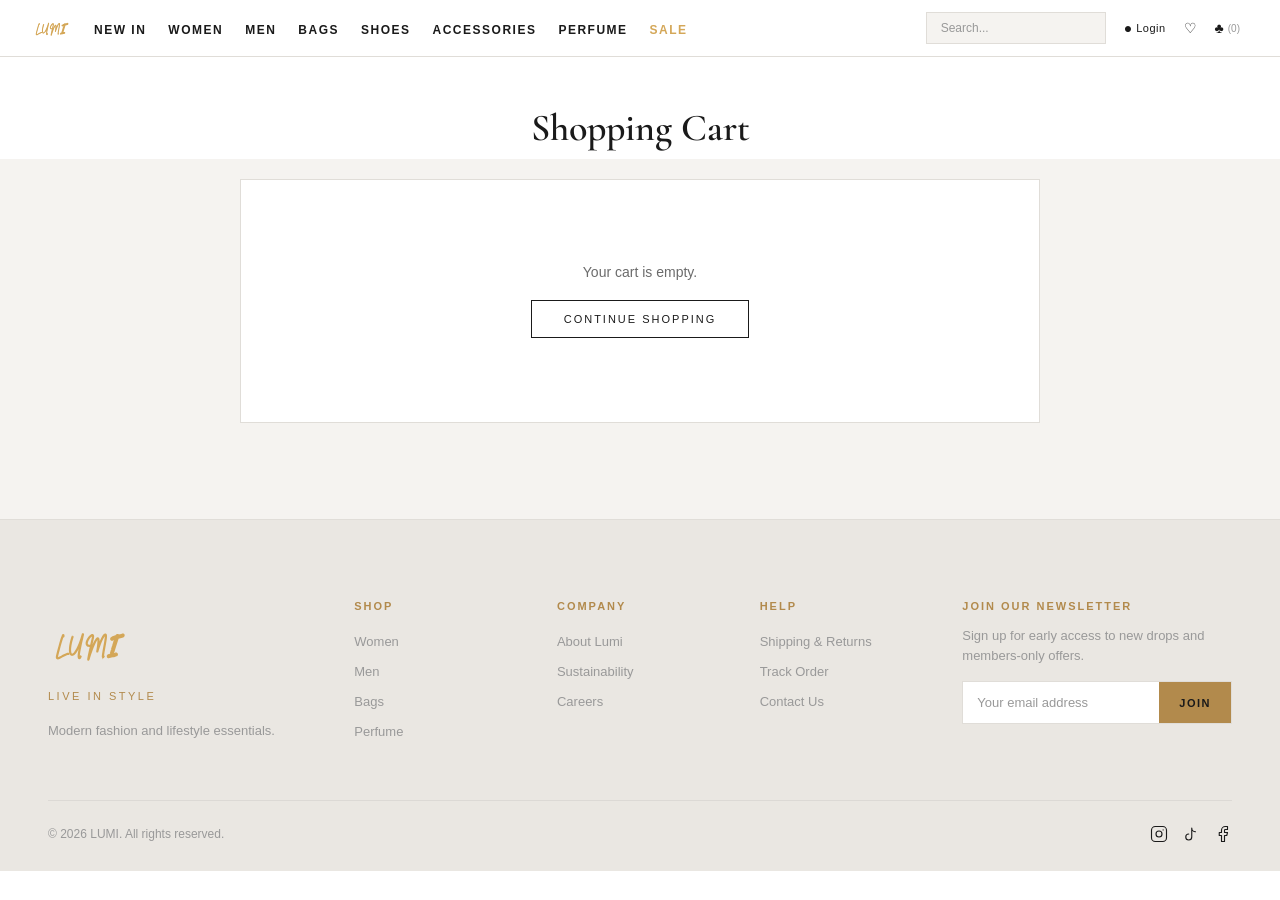
<file: cart.html>
<!DOCTYPE html>
<html lang="en">
<head>
<meta charset="UTF-8">
<meta name="viewport" content="width=device-width, initial-scale=1.0">
<title>LUMI — Shopping Cart</title>
<link rel="preconnect" href="https://fonts.googleapis.com">
<link rel="preconnect" href="https://fonts.gstatic.com" crossorigin>
<link href="https://fonts.googleapis.com/css2?family=Cormorant+Garamond:ital,wght@0,500;0,600;0,700;1,400;1,500;1,600&family=Playfair+Display:ital,wght@0,500;0,600;0,700;1,500;1,600;1,700&display=swap" rel="stylesheet">
<link rel="stylesheet" href="style.css">
</head>
<body>

<header class="site-header">
    <nav class="main-nav">
        <div class="nav-left">
            <button class="nav-toggle" id="nav-toggle" aria-label="Menu">&#9776;</button>
            <a href="index.html" class="nav-logo"><img src="L.svg" alt="LUMI"></a>
            <ul>
                <li><a href="Go_to_shopping.html">New In</a></li>
                <li><a href="Go_to_shopping.html">Women</a></li>
                <li><a href="Go_to_shopping.html">Men</a></li>
                <li><a href="Go_to_shopping.html">Bags</a></li>
                <li><a href="Go_to_shopping.html">Shoes</a></li>
                <li><a href="Go_to_shopping.html">Accessories</a></li>
                <li><a href="Go_to_shopping.html">Perfume</a></li>
                <li><a href="Go_to_shopping.html" class="sale">Sale</a></li>
            </ul>
        </div>
        <div class="nav-right">
            <div class="nav-search">
                <input type="text" id="nav-search-input" placeholder="Search...">
            </div>
            <a href="login.html" title="Account" id="account-link">&#9679; <span class="account-name">Login</span></a>
            <a href="#" title="Wishlist">&#9825;</a>
            <a href="cart.html" title="Cart">
                &#9827; <span class="cart-count">(<span id="cart-count">0</span>)</span>
            </a>
        </div>
    </nav>
    <div class="mobile-menu" id="mobile-menu">
        <div class="mobile-menu-panel">
            <button class="mobile-close" id="mobile-close" aria-label="Close">&times;</button>
            <div class="mobile-search-wrap">
                <input type="text" id="mobile-search-input" placeholder="Search products...">
            </div>
            <ul class="mobile-menu-links">
                <li><a href="Go_to_shopping.html">New In</a></li>
                <li><a href="Go_to_shopping.html">Women</a></li>
                <li><a href="Go_to_shopping.html">Men</a></li>
                <li><a href="Go_to_shopping.html">Bags</a></li>
                <li><a href="Go_to_shopping.html">Shoes</a></li>
                <li><a href="Go_to_shopping.html">Accessories</a></li>
                <li><a href="Go_to_shopping.html">Perfume</a></li>
                <li><a href="Go_to_shopping.html" class="sale">Sale</a></li>
            </ul>
            <a href="login.html" class="mobile-account-link">&#9679; Account</a>
        </div>
    </div>
</header>

<div class="page-head">
    <h1>Shopping Cart</h1>
</div>

<section class="cart-page">
    <div class="cart-content" id="cart-content">
        <div class="cart-empty" id="cart-empty">
            <p>Your cart is empty.</p>
            <a href="Go_to_shopping.html" class="btn-outline-dark">Continue Shopping</a>
        </div>
        <div class="cart-items" id="cart-items" style="display:none;"></div>
        <div class="cart-summary" id="cart-summary" style="display:none;">
            <div class="cart-total-row">
                <span class="cart-total-label">Total</span>
                <span class="cart-total-price" id="cart-total-price">$0</span>
            </div>
            <a href="checkout.html" class="btn-checkout">Proceed to Checkout</a>
            <a href="Go_to_shopping.html" class="btn-continue">Continue Shopping</a>
        </div>
    </div>
</section>

<footer>
    <div class="footer-grid">
        <div class="footer-brand">
            <div class="logo"><img src="L.svg" alt="LUMI"></div>
            <div class="tagline">Live in Style</div>
            <p>Modern fashion and lifestyle essentials.</p>
        </div>
        <div class="footer-col">
            <h4>Shop</h4>
            <ul>
                <li><a href="Go_to_shopping.html">Women</a></li>
                <li><a href="Go_to_shopping.html">Men</a></li>
                <li><a href="Go_to_shopping.html">Bags</a></li>
                <li><a href="Go_to_shopping.html">Perfume</a></li>
            </ul>
        </div>
        <div class="footer-col">
            <h4>Company</h4>
            <ul>
                <li><a href="#">About Lumi</a></li>
                <li><a href="#">Sustainability</a></li>
                <li><a href="#">Careers</a></li>
            </ul>
        </div>
        <div class="footer-col">
            <h4>Help</h4>
            <ul>
                <li><a href="#">Shipping &amp; Returns</a></li>
                <li><a href="#">Track Order</a></li>
                <li><a href="#">Contact Us</a></li>
            </ul>
        </div>
        <div class="footer-newsletter">
            <h4>Join our Newsletter</h4>
            <p>Sign up for early access to new drops and members-only offers.</p>
            <form class="newsletter-form">
                <input type="email" placeholder="Your email address">
                <button type="submit">Join</button>
            </form>
        </div>
    </div>
    <div class="footer-bottom">
        <div>&copy; 2026 LUMI. All rights reserved.</div>
        <div class="socials">
            <a href="#" title="Instagram"><svg xmlns="http://www.w3.org/2000/svg" width="18" height="18" viewBox="0 0 24 24" fill="none" stroke="currentColor" stroke-width="1.5" stroke-linecap="round" stroke-linejoin="round"><rect x="2" y="2" width="20" height="20" rx="5" ry="5"/><circle cx="12" cy="12" r="4"/><line x1="17.5" y1="6.5" x2="17.51" y2="6.5"/></svg></a>
            <a href="#" title="TikTok"><svg xmlns="http://www.w3.org/2000/svg" width="18" height="18" viewBox="0 0 24 24" fill="none" stroke="currentColor" stroke-width="1.5" stroke-linecap="round" stroke-linejoin="round"><path d="M9 12a4 4 0 1 0 4 4V4a5 5 0 0 0 5 5"/></svg></a>
            <a href="#" title="Facebook"><svg xmlns="http://www.w3.org/2000/svg" width="18" height="18" viewBox="0 0 24 24" fill="none" stroke="currentColor" stroke-width="1.5" stroke-linecap="round" stroke-linejoin="round"><path d="M18 2h-3a5 5 0 0 0-5 5v3H7v4h3v8h4v-8h3l1-4h-4V7a1 1 0 0 1 1-1h3z"/></svg></a>
        </div>
    </div>
</footer>

<script src="script.js"></script>
<script>
function renderCartPage() {
    var cart = LUMI.getCart();
    var itemsEl = document.getElementById('cart-items');
    var summaryEl = document.getElementById('cart-summary');
    var emptyEl = document.getElementById('cart-empty');
    var totalEl = document.getElementById('cart-total-price');

    if (cart.length === 0) {
        itemsEl.style.display = 'none';
        summaryEl.style.display = 'none';
        emptyEl.style.display = '';
        return;
    }

    emptyEl.style.display = 'none';
    itemsEl.style.display = '';
    summaryEl.style.display = '';

    var html = '';
    for (var i = 0; i < cart.length; i++) {
        var item = cart[i];
        var qty = item.qty || 1;
        var subtotal = item.price * qty;
        html += '<div class="cart-item">' +
            '<div class="cart-item-info">' +
                '<div class="cart-item-name">' + item.name + '</div>' +
                '<div class="cart-item-price">$' + item.price + '</div>' +
            '</div>' +
            '<div class="cart-item-qty">' +
                '<button class="qty-btn" onclick="LUMI.updateCartQuantity(' + i + ',' + (qty - 1) + ')">\u2212</button>' +
                '<span class="qty-value">' + qty + '</span>' +
                '<button class="qty-btn" onclick="LUMI.updateCartQuantity(' + i + ',' + (qty + 1) + ')">+</button>' +
            '</div>' +
            '<div class="cart-item-subtotal">$' + subtotal + '</div>' +
            '<button class="cart-item-remove" onclick="LUMI.removeFromCart(' + i + ')">&times;</button>' +
        '</div>';
    }
    itemsEl.innerHTML = html;
    totalEl.textContent = '$' + LUMI.getCartTotal();
}

LUMI.registerCartRenderer(renderCartPage);
renderCartPage();
</script>
</body>
</html>
</file>
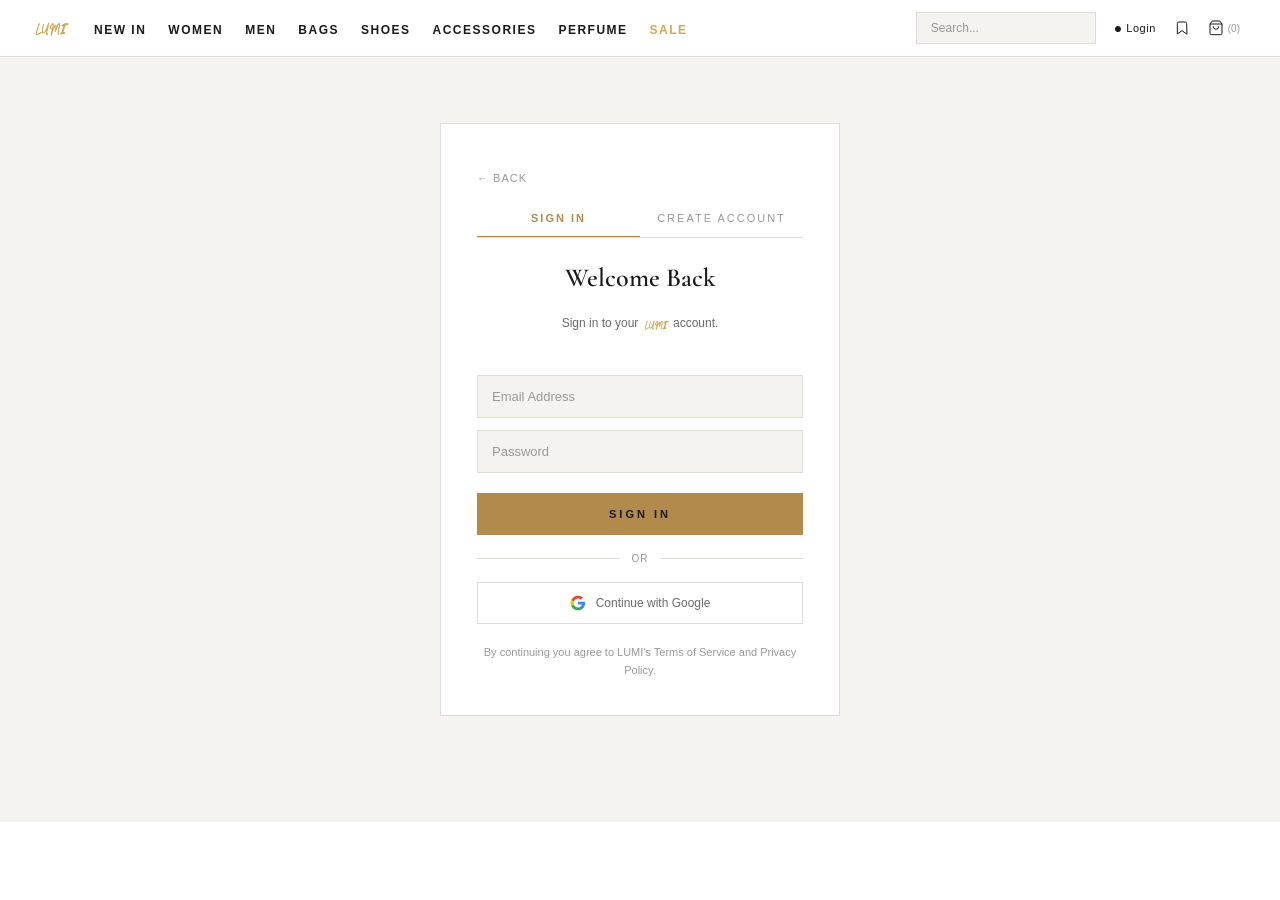
<file: checkout.html>
<!DOCTYPE html>
<html lang="en">
<head>
<meta charset="UTF-8">
<meta name="viewport" content="width=device-width, initial-scale=1.0">
<title>LUMI — Checkout</title>
<link rel="preconnect" href="https://fonts.googleapis.com">
<link rel="preconnect" href="https://fonts.gstatic.com" crossorigin>
<link href="https://fonts.googleapis.com/css2?family=Cormorant+Garamond:ital,wght@0,500;0,600;0,700;1,400;1,500;1,600&family=Playfair+Display:ital,wght@0,500;0,600;0,700;1,500;1,600;1,700&display=swap" rel="stylesheet">
<link rel="stylesheet" href="style.css">
</head>
<body>

<header class="site-header">
    <nav class="main-nav">
        <div class="nav-left">
            <button class="nav-toggle" id="nav-toggle" aria-label="Menu">&#9776;</button>
            <a href="index.html" class="nav-logo"><img src="L.svg" alt="LUMI"></a>
            <ul>
                <li><a href="Go_to_shopping.html">New In</a></li>
                <li><a href="Go_to_shopping.html">Women</a></li>
                <li><a href="Go_to_shopping.html">Men</a></li>
                <li><a href="Go_to_shopping.html">Bags</a></li>
                <li><a href="Go_to_shopping.html">Shoes</a></li>
                <li><a href="Go_to_shopping.html">Accessories</a></li>
                <li><a href="Go_to_shopping.html">Perfume</a></li>
                <li><a href="Go_to_shopping.html" class="sale">Sale</a></li>
            </ul>
        </div>
        <div class="nav-right">
            <div class="nav-search">
                <input type="text" id="nav-search-input" placeholder="Search...">
            </div>
            <a href="login.html" title="Account" id="account-link">&#9679; <span class="account-name">Login</span></a>
            <a href="#" title="Wishlist">&#9825;</a>
            <a href="cart.html" title="Cart">
                &#9827; <span class="cart-count">(<span id="cart-count">0</span>)</span>
            </a>
        </div>
    </nav>
    <div class="mobile-menu" id="mobile-menu">
        <div class="mobile-menu-panel">
            <button class="mobile-close" id="mobile-close" aria-label="Close">&times;</button>
            <div class="mobile-search-wrap">
                <input type="text" id="mobile-search-input" placeholder="Search products...">
            </div>
            <ul class="mobile-menu-links">
                <li><a href="Go_to_shopping.html">New In</a></li>
                <li><a href="Go_to_shopping.html">Women</a></li>
                <li><a href="Go_to_shopping.html">Men</a></li>
                <li><a href="Go_to_shopping.html">Bags</a></li>
                <li><a href="Go_to_shopping.html">Shoes</a></li>
                <li><a href="Go_to_shopping.html">Accessories</a></li>
                <li><a href="Go_to_shopping.html">Perfume</a></li>
                <li><a href="Go_to_shopping.html" class="sale">Sale</a></li>
            </ul>
            <a href="login.html" class="mobile-account-link">&#9679; Account</a>
        </div>
    </div>
</header>

<div class="page-head">
    <h1>Checkout</h1>
</div>

<section class="checkout-page" id="checkout-page">
    <div class="checkout-layout">
        <div class="checkout-summary">
            <h2>Order Summary</h2>
            <div id="checkout-items"></div>
            <div class="checkout-total">
                <span>Total</span>
                <span id="checkout-total-price">$0</span>
            </div>
        </div>

        <div class="checkout-form">
            <h2>Shipping Information</h2>
            <div id="checkout-shipping" class="checkout-shipping"></div>

            <h2>Payment</h2>
            <p class="checkout-payment-note">This is a demo — no real payment will be processed.</p>

            <button class="btn-place-order" id="place-order-btn" onclick="placeOrder()">Place Order</button>
        </div>
    </div>
</section>

<section class="checkout-success" id="checkout-success" style="display:none;">
    <div class="checkout-success-box">
        <div class="checkout-success-icon">&#10003;</div>
        <h2>Order Placed!</h2>
        <p>Thank you for your purchase. Your order has been placed successfully.</p>
        <p>You will receive a confirmation email shortly.</p>
        <a href="index.html" class="btn-outline-dark">Continue Shopping</a>
    </div>
</section>

<footer>
    <div class="footer-grid">
        <div class="footer-brand">
            <div class="logo"><img src="L.svg" alt="LUMI"></div>
            <div class="tagline">Live in Style</div>
            <p>Modern fashion and lifestyle essentials.</p>
        </div>
        <div class="footer-col">
            <h4>Shop</h4>
            <ul>
                <li><a href="Go_to_shopping.html">Women</a></li>
                <li><a href="Go_to_shopping.html">Men</a></li>
                <li><a href="Go_to_shopping.html">Bags</a></li>
                <li><a href="Go_to_shopping.html">Perfume</a></li>
            </ul>
        </div>
        <div class="footer-col">
            <h4>Company</h4>
            <ul>
                <li><a href="#">About Lumi</a></li>
                <li><a href="#">Sustainability</a></li>
                <li><a href="#">Careers</a></li>
            </ul>
        </div>
        <div class="footer-col">
            <h4>Help</h4>
            <ul>
                <li><a href="#">Shipping &amp; Returns</a></li>
                <li><a href="#">Track Order</a></li>
                <li><a href="#">Contact Us</a></li>
            </ul>
        </div>
        <div class="footer-newsletter">
            <h4>Join our Newsletter</h4>
            <p>Sign up for early access to new drops and members-only offers.</p>
            <form class="newsletter-form">
                <input type="email" placeholder="Your email address">
                <button type="submit">Join</button>
            </form>
        </div>
    </div>
    <div class="footer-bottom">
        <div>&copy; 2026 LUMI. All rights reserved.</div>
        <div class="socials">
            <a href="#" title="Instagram"><svg xmlns="http://www.w3.org/2000/svg" width="18" height="18" viewBox="0 0 24 24" fill="none" stroke="currentColor" stroke-width="1.5" stroke-linecap="round" stroke-linejoin="round"><rect x="2" y="2" width="20" height="20" rx="5" ry="5"/><circle cx="12" cy="12" r="4"/><line x1="17.5" y1="6.5" x2="17.51" y2="6.5"/></svg></a>
            <a href="#" title="TikTok"><svg xmlns="http://www.w3.org/2000/svg" width="18" height="18" viewBox="0 0 24 24" fill="none" stroke="currentColor" stroke-width="1.5" stroke-linecap="round" stroke-linejoin="round"><path d="M9 12a4 4 0 1 0 4 4V4a5 5 0 0 0 5 5"/></svg></a>
            <a href="#" title="Facebook"><svg xmlns="http://www.w3.org/2000/svg" width="18" height="18" viewBox="0 0 24 24" fill="none" stroke="currentColor" stroke-width="1.5" stroke-linecap="round" stroke-linejoin="round"><path d="M18 2h-3a5 5 0 0 0-5 5v3H7v4h3v8h4v-8h3l1-4h-4V7a1 1 0 0 1 1-1h3z"/></svg></a>
        </div>
    </div>
</footer>

<script src="script.js"></script>
<script>
function renderCheckout() {
    if (!LUMI.isLoggedIn()) {
        LUMI.goToLogin();
        return;
    }

    var cart = LUMI.getCart();
    if (cart.length === 0) {
        window.location.href = 'cart.html';
        return;
    }

    var itemsEl = document.getElementById('checkout-items');
    var totalEl = document.getElementById('checkout-total-price');
    var shippingEl = document.getElementById('checkout-shipping');

    var html = '';
    for (var i = 0; i < cart.length; i++) {
        var item = cart[i];
        var qty = item.qty || 1;
        html += '<div class="checkout-item">' +
            '<span>' + item.name + ' \u00d7 ' + qty + '</span>' +
            '<span>$' + (item.price * qty) + '</span>' +
        '</div>';
    }
    itemsEl.innerHTML = html;
    totalEl.textContent = '$' + LUMI.getCartTotal();

    var user = LUMI.getUser();
    if (user) {
        shippingEl.innerHTML =
            '<p><strong>' + user.name + '</strong></p>' +
            '<p>' + user.address + '</p>' +
            '<p>' + user.postalCode + '</p>' +
            '<p>' + user.phone + '</p>' +
            '<p>' + user.email + '</p>';
    }
}

function placeOrder() {
    localStorage.removeItem('lumiCart');
    document.getElementById('checkout-page').style.display = 'none';
    document.getElementById('checkout-success').style.display = '';
    LUMI.renderCartCount();
}

renderCheckout();
</script>
</body>
</html>
</file>
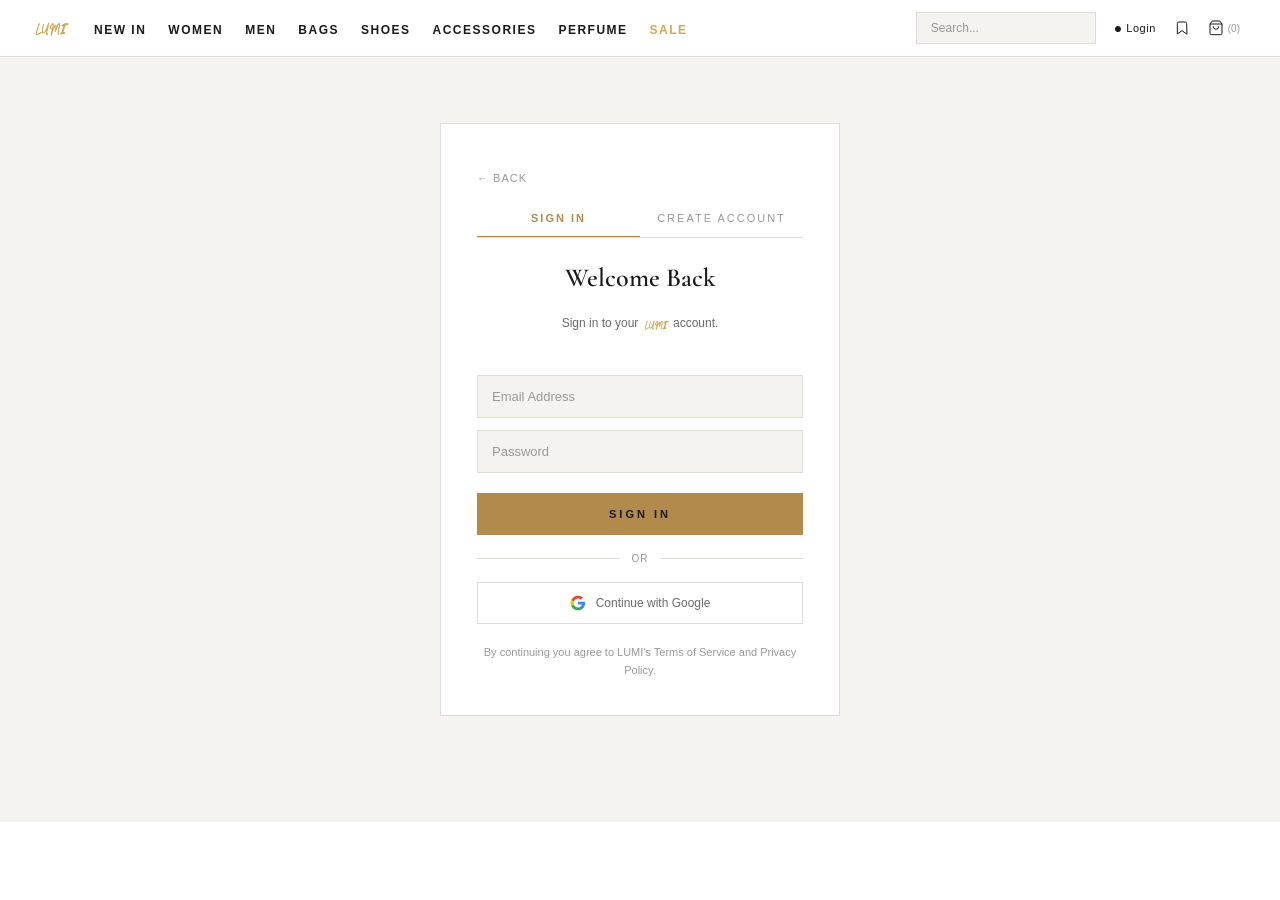
<file: loggine.html>
<!DOCTYPE html>
<html lang="en">
<head>
<meta charset="UTF-8">
<meta name="viewport" content="width=device-width, initial-scale=1.0">
<title>LUMI — Login</title>
<link rel="preconnect" href="https://fonts.googleapis.com">
<link rel="preconnect" href="https://fonts.gstatic.com" crossorigin>
<link href="https://fonts.googleapis.com/css2?family=Cormorant+Garamond:ital,wght@0,500;0,600;0,700;1,400;1,500;1,600&family=Playfair+Display:ital,wght@0,500;0,600;0,700;1,500;1,600;1,700&display=swap" rel="stylesheet">
<link rel="stylesheet" href="style.css">
<style>
.login-page{
    display:flex;
    justify-content:center;
    align-items:center;
    padding:40px 20px 80px;
    background: var(--bg-section);
    min-height:85vh;
}
.login-box{
    background: var(--surface);
    width:100%;
    max-width:400px;
    padding:44px 36px 36px;
    border:1px solid var(--border);
    animation: fadeInScale 0.5s ease;
}
.login-back{
    display:inline-block;
    font-size:11px;
    letter-spacing:1px;
    text-transform:uppercase;
    color: var(--text-muted);
    margin-bottom:16px;
    transition:color 0.2s;
}
.login-back:hover{
    color: var(--gold);
}
.login-tabs{
    display:flex;
    gap:0;
    margin-bottom:24px;
    border-bottom:1px solid var(--border);
}
.login-tab{
    flex:1;
    padding:12px 0;
    text-align:center;
    font-size:11px;
    letter-spacing:2px;
    text-transform:uppercase;
    color: var(--text-muted);
    background:none;
    border:none;
    border-bottom:1px solid transparent;
    cursor:pointer;
    font-family:inherit;
    transition:color 0.2s, border-color 0.2s;
}
.login-tab:hover{
    color: var(--text);
}
.login-tab.active{
    color: var(--gold);
    border-bottom-color: var(--gold);
    font-weight:700;
}
.login-box h2{
    font-family: var(--font-display);
    font-size:26px;
    font-weight:600;
    text-align:center;
    margin-bottom:4px;
    color: var(--text);
}
.login-box .sub{
    text-align:center;
    font-size:12px;
    color: var(--text-soft);
    margin-bottom:24px;
}
.login-box form{
    display:flex;
    flex-direction:column;
    gap:12px;
}
.login-box input{
    padding:13px 14px;
    border:1px solid var(--border);
    font-size:13px;
    font-family:inherit;
    background: var(--bg-section);
    color: var(--text);
    transition:border-color 0.3s;
    width:100%;
}
.login-box input:focus{
    outline:none;
    border-color: var(--gold);
}
.login-box input::placeholder{
    color: var(--text-muted);
}
.inline-logo{
    display:inline;
    height:28px;
    width:auto;
    vertical-align:middle;
    margin-bottom:2px;
}
.login-box .btn-primary{
    margin-top:6px;
    padding:14px;
    background: var(--gold);
    color: var(--dark);
    border:none;
    font-size:11px;
    letter-spacing:3px;
    text-transform:uppercase;
    font-weight:700;
    transition:all 0.3s;
    cursor:pointer;
    font-family:inherit;
}
.login-box .btn-primary:hover{
    background: var(--gold-bright);
}
.login-divider{
    display:flex;
    align-items:center;
    gap:12px;
    margin:18px 0;
}
.login-divider::before,
.login-divider::after{
    content:'';
    flex:1;
    height:1px;
    background: var(--border);
}
.login-divider span{
    font-size:10px;
    letter-spacing:1px;
    text-transform:uppercase;
    color: var(--text-muted);
}
.btn-google{
    display:flex;
    align-items:center;
    justify-content:center;
    gap:10px;
    width:100%;
    padding:12px;
    background:transparent;
    border:1px solid var(--border);
    color: var(--text-soft);
    font-size:12px;
    font-family:inherit;
    cursor:pointer;
    transition:all 0.3s;
}
.btn-google:hover{
    border-color: var(--gold);
    color: var(--text);
}
.login-note{
    text-align:center;
    font-size:11px;
    color: var(--text-muted);
    margin-top:20px;
    line-height:1.6;
}
#signin-fields, #signup-fields{
    display:none;
}
#signin-fields.active, #signup-fields.active{
    display:flex;
}
@media (max-width: 560px){
    .login-box{ padding:28px 16px; }
    .login-tab{ font-size:10px; padding:10px 0; }
    .login-box h2{ font-size:22px; }
    .login-box .sub{ font-size:11px; margin-bottom:18px; }
    .login-box input{ padding:11px 12px; font-size:12px; }
    .login-box .btn-primary{ padding:12px; font-size:10px; }
    .btn-google{ padding:10px; font-size:11px; }
    .login-note{ font-size:10px; }
}
</style>
</head>
<body>

<header class="site-header">
    <nav class="main-nav">
        <div class="nav-left">
            <button class="nav-toggle" id="nav-toggle" aria-label="Menu">&#9776;</button>
            <a href="index.html" class="nav-logo"><img src="L.svg" alt="LUMI"></a>
            <ul>
                <li><a href="Go_to_shopping.html">New In</a></li>
                <li><a href="Go_to_shopping.html">Women</a></li>
                <li><a href="Go_to_shopping.html">Men</a></li>
                <li><a href="Go_to_shopping.html">Bags</a></li>
                <li><a href="Go_to_shopping.html">Shoes</a></li>
                <li><a href="Go_to_shopping.html">Accessories</a></li>
                <li><a href="Go_to_shopping.html">Perfume</a></li>
                <li><a href="Go_to_shopping.html" class="sale">Sale</a></li>
            </ul>
        </div>
        <div class="nav-right">
            <div class="nav-search">
                <input type="text" id="nav-search-input" placeholder="Search...">
            </div>
            <a href="loggine.html" title="Account" id="account-link">&#9679; <span class="account-name">Login</span></a>
            <a href="#" title="Wishlist"><svg class="bm-icon" viewBox="0 0 24 24" width="16" height="16" fill="none" stroke="currentColor" stroke-width="1.5" stroke-linecap="round" stroke-linejoin="round"><path d="M19 21l-7-5-7 5V5a2 2 0 0 1 2-2h10a2 2 0 0 1 2 2z"/></svg></a>
            <a href="cart.html" title="Cart">
                <svg viewBox="0 0 24 24" width="16" height="16" fill="none" stroke="currentColor" stroke-width="1.5" stroke-linecap="round" stroke-linejoin="round"><path d="M6 2L3 6v14a2 2 0 0 0 2 2h14a2 2 0 0 0 2-2V6l-3-4z"/><line x1="3" y1="6" x2="21" y2="6"/><path d="M16 10a4 4 0 0 1-8 0"/></svg>
                <span class="cart-count">(<span id="cart-count">0</span>)</span>
            </a>
        </div>
    </nav>
    <div class="mobile-menu" id="mobile-menu">
        <div class="mobile-menu-panel">
            <button class="mobile-close" id="mobile-close" aria-label="Close">&times;</button>
            <div class="mobile-search-wrap">
                <input type="text" id="mobile-search-input" placeholder="Search products...">
            </div>
            <ul class="mobile-menu-links">
                <li><a href="Go_to_shopping.html">New In</a></li>
                <li><a href="Go_to_shopping.html">Women</a></li>
                <li><a href="Go_to_shopping.html">Men</a></li>
                <li><a href="Go_to_shopping.html">Bags</a></li>
                <li><a href="Go_to_shopping.html">Shoes</a></li>
                <li><a href="Go_to_shopping.html">Accessories</a></li>
                <li><a href="Go_to_shopping.html">Perfume</a></li>
                <li><a href="Go_to_shopping.html" class="sale">Sale</a></li>
            </ul>
            <a href="loggine.html" class="mobile-account-link">&#9679; Account</a>
        </div>
    </div>
</header>

<section class="login-page">
    <div class="login-box">
        <a href="javascript:history.back()" class="login-back">&#8592; Back</a>

        <div class="login-tabs">
            <button class="login-tab active" data-form="signin">Sign In</button>
            <button class="login-tab" data-form="signup">Create Account</button>
        </div>

        <form id="signin-fields" class="active">
            <h2>Welcome Back</h2>
            <p class="sub">Sign in to your <img src="L.svg" alt="LUMI" class="inline-logo"> account.</p>
            <input type="email" placeholder="Email Address" required>
            <input type="password" placeholder="Password" required>
            <button type="submit" class="btn-primary">Sign In</button>
        </form>

        <form id="signup-fields">
            <h2>Join LUMI</h2>
            <p class="sub">Create your account to start shopping.</p>
            <input type="email" placeholder="Email Address" required>
            <input type="password" placeholder="Password" required>
            <button type="submit" class="btn-primary">Create Account</button>
        </form>

        <div class="login-divider"><span>or</span></div>

        <button class="btn-google">
            <svg viewBox="0 0 24 24" width="16" height="16"><path fill="#4285F4" d="M22.56 12.25c0-.78-.07-1.53-.2-2.25H12v4.26h5.92a5.06 5.06 0 0 1-2.2 3.32v2.77h3.57c2.08-1.92 3.28-4.74 3.28-8.1z"/><path fill="#34A853" d="M12 23c2.97 0 5.46-.98 7.28-2.66l-3.57-2.77c-.98.66-2.23 1.06-3.71 1.06-2.86 0-5.29-1.93-6.16-4.53H2.18v2.84C3.99 20.53 7.7 23 12 23z"/><path fill="#FBBC05" d="M5.84 14.09c-.22-.66-.35-1.36-.35-2.09s.13-1.43.35-2.09V7.07H2.18C1.43 8.55 1 10.22 1 12s.43 3.45 1.18 4.93l2.85-2.22.81-.62z"/><path fill="#EA4335" d="M12 5.38c1.62 0 3.06.56 4.21 1.64l3.15-3.15C17.45 2.09 14.97 1 12 1 7.7 1 3.99 3.47 2.18 7.07l3.66 2.84c.87-2.6 3.3-4.53 6.16-4.53z"/></svg>
            Continue with Google
        </button>

        <p class="login-note">By continuing you agree to LUMI's Terms of Service and Privacy Policy.</p>
    </div>
</section>

<script src="script.js"></script>
<script>
    (function () {
        var tabs = document.querySelectorAll('.login-tab');
        var signinForm = document.getElementById('signin-fields');
        var signupForm = document.getElementById('signup-fields');

        for (var i = 0; i < tabs.length; i++) {
            tabs[i].addEventListener('click', function () {
                for (var j = 0; j < tabs.length; j++) {
                    tabs[j].classList.remove('active');
                }
                this.classList.add('active');
                var form = this.getAttribute('data-form');
                signinForm.classList.toggle('active', form === 'signin');
                signupForm.classList.toggle('active', form === 'signup');
            });
        }

        function handleSubmit(e) {
            e.preventDefault();
            var email = this.querySelector('input[type="email"]').value.trim();
            if (!email) return;
            var user = { name: email.split('@')[0], email: email };
            localStorage.setItem('lumiUser', JSON.stringify(user));
            localStorage.setItem('lumiLoggedIn', 'true');
            sessionStorage.setItem('lumiJustLoggedIn', 'true');
            var params = new URLSearchParams(window.location.search);
            var redirect = params.get('redirect');
            window.location.href = redirect || 'index.html';
        }

        signinForm.addEventListener('submit', handleSubmit);
        signupForm.addEventListener('submit', handleSubmit);
    })();
</script>

</body>
</html>
</file>
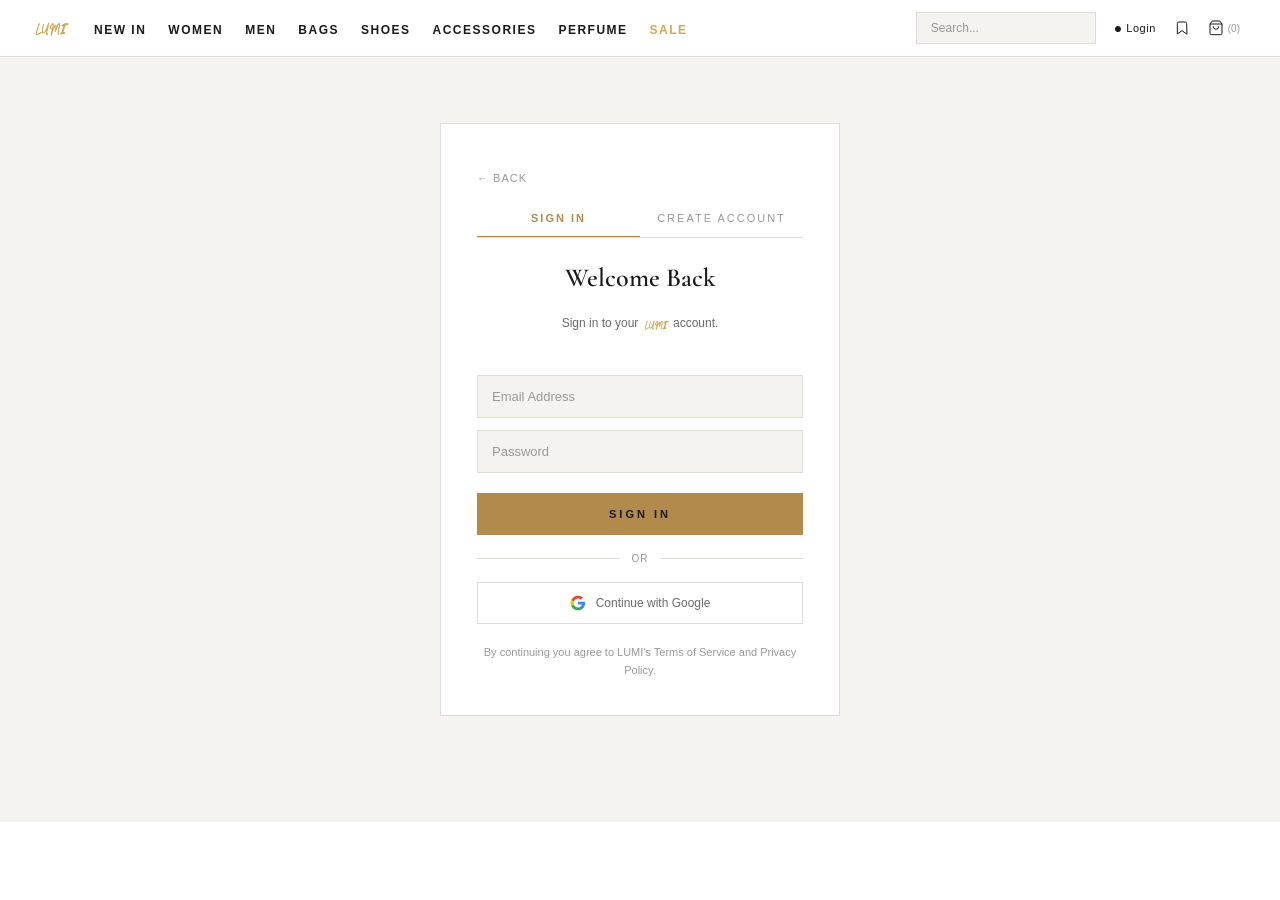
<file: login.html>
<!DOCTYPE html>
<html lang="en">
<head>
<meta charset="UTF-8">
<meta name="viewport" content="width=device-width, initial-scale=1.0">
<title>LUMI — Login</title>
<link rel="preconnect" href="https://fonts.googleapis.com">
<link rel="preconnect" href="https://fonts.gstatic.com" crossorigin>
<link href="https://fonts.googleapis.com/css2?family=Cormorant+Garamond:ital,wght@0,500;0,600;0,700;1,400;1,500;1,600&family=Playfair+Display:ital,wght@0,500;0,600;0,700;1,500;1,600;1,700&display=swap" rel="stylesheet">
<link rel="stylesheet" href="style.css">
<style>
.login-page{
    display:flex;
    justify-content:center;
    align-items:center;
    padding:40px 20px 80px;
    background: var(--bg-section);
    min-height:85vh;
}
.login-box{
    background: var(--surface);
    width:100%;
    max-width:400px;
    padding:44px 36px 36px;
    border:1px solid var(--border);
    animation: fadeInScale 0.5s ease;
}
.login-back{
    display:inline-block;
    font-size:11px;
    letter-spacing:1px;
    text-transform:uppercase;
    color: var(--text-muted);
    margin-bottom:16px;
    transition:color 0.2s;
}
.login-back:hover{
    color: var(--gold);
}
.login-tabs{
    display:flex;
    gap:0;
    margin-bottom:24px;
    border-bottom:1px solid var(--border);
}
.login-tab{
    flex:1;
    padding:12px 0;
    text-align:center;
    font-size:11px;
    letter-spacing:2px;
    text-transform:uppercase;
    color: var(--text-muted);
    background:none;
    border:none;
    border-bottom:1px solid transparent;
    cursor:pointer;
    font-family:inherit;
    transition:color 0.2s, border-color 0.2s;
}
.login-tab:hover{
    color: var(--text);
}
.login-tab.active{
    color: var(--gold);
    border-bottom-color: var(--gold);
    font-weight:700;
}
.login-box h2{
    font-family: var(--font-display);
    font-size:26px;
    font-weight:600;
    text-align:center;
    margin-bottom:4px;
    color: var(--text);
}
.login-box .sub{
    text-align:center;
    font-size:12px;
    color: var(--text-soft);
    margin-bottom:24px;
}
.login-box form{
    display:flex;
    flex-direction:column;
    gap:12px;
}
.login-box input{
    padding:13px 14px;
    border:1px solid var(--border);
    font-size:13px;
    font-family:inherit;
    background: var(--bg-section);
    color: var(--text);
    transition:border-color 0.3s;
    width:100%;
}
.login-box input:focus{
    outline:none;
    border-color: var(--gold);
}
.login-box input::placeholder{
    color: var(--text-muted);
}
.inline-logo{
    display:inline;
    height:28px;
    width:auto;
    vertical-align:middle;
    margin-bottom:2px;
}
.login-box .btn-primary{
    margin-top:6px;
    padding:14px;
    background: var(--gold);
    color: var(--dark);
    border:none;
    font-size:11px;
    letter-spacing:3px;
    text-transform:uppercase;
    font-weight:700;
    transition:all 0.3s;
    cursor:pointer;
    font-family:inherit;
}
.login-box .btn-primary:hover{
    background: var(--gold-bright);
}
.login-divider{
    display:flex;
    align-items:center;
    gap:12px;
    margin:18px 0;
}
.login-divider::before,
.login-divider::after{
    content:'';
    flex:1;
    height:1px;
    background: var(--border);
}
.login-divider span{
    font-size:10px;
    letter-spacing:1px;
    text-transform:uppercase;
    color: var(--text-muted);
}
.btn-google{
    display:flex;
    align-items:center;
    justify-content:center;
    gap:10px;
    width:100%;
    padding:12px;
    background:transparent;
    border:1px solid var(--border);
    color: var(--text-soft);
    font-size:12px;
    font-family:inherit;
    cursor:pointer;
    transition:all 0.3s;
}
.btn-google:hover{
    border-color: var(--gold);
    color: var(--text);
}
.login-note{
    text-align:center;
    font-size:11px;
    color: var(--text-muted);
    margin-top:20px;
    line-height:1.6;
}
#signin-fields, #signup-fields{
    display:none;
}
#signin-fields.active, #signup-fields.active{
    display:flex;
}
@media (max-width: 560px){
    .login-box{ padding:28px 16px; }
    .login-tab{ font-size:10px; padding:10px 0; }
    .login-box h2{ font-size:22px; }
    .login-box .sub{ font-size:11px; margin-bottom:18px; }
    .login-box input{ padding:11px 12px; font-size:12px; }
    .login-box .btn-primary{ padding:12px; font-size:10px; }
    .btn-google{ padding:10px; font-size:11px; }
    .login-note{ font-size:10px; }
}
</style>
</head>
<body>

<header class="site-header">
    <nav class="main-nav">
        <div class="nav-left">
            <button class="nav-toggle" id="nav-toggle" aria-label="Menu">&#9776;</button>
            <a href="index.html" class="nav-logo"><img src="L.svg" alt="LUMI"></a>
            <ul>
                <li><a href="Go_to_shopping.html">New In</a></li>
                <li><a href="Go_to_shopping.html">Women</a></li>
                <li><a href="Go_to_shopping.html">Men</a></li>
                <li><a href="Go_to_shopping.html">Bags</a></li>
                <li><a href="Go_to_shopping.html">Shoes</a></li>
                <li><a href="Go_to_shopping.html">Accessories</a></li>
                <li><a href="Go_to_shopping.html">Perfume</a></li>
                <li><a href="Go_to_shopping.html" class="sale">Sale</a></li>
            </ul>
        </div>
        <div class="nav-right">
            <div class="nav-search">
                <input type="text" id="nav-search-input" placeholder="Search...">
            </div>
            <a href="login.html" title="Account" id="account-link">&#9679; <span class="account-name">Login</span></a>
            <a href="#" title="Wishlist"><svg class="bm-icon" viewBox="0 0 24 24" width="16" height="16" fill="none" stroke="currentColor" stroke-width="1.5" stroke-linecap="round" stroke-linejoin="round"><path d="M19 21l-7-5-7 5V5a2 2 0 0 1 2-2h10a2 2 0 0 1 2 2z"/></svg></a>
            <a href="cart.html" title="Cart">
                <svg viewBox="0 0 24 24" width="16" height="16" fill="none" stroke="currentColor" stroke-width="1.5" stroke-linecap="round" stroke-linejoin="round"><path d="M6 2L3 6v14a2 2 0 0 0 2 2h14a2 2 0 0 0 2-2V6l-3-4z"/><line x1="3" y1="6" x2="21" y2="6"/><path d="M16 10a4 4 0 0 1-8 0"/></svg>
                <span class="cart-count">(<span id="cart-count">0</span>)</span>
            </a>
        </div>
    </nav>
    <div class="mobile-menu" id="mobile-menu">
        <div class="mobile-menu-panel">
            <button class="mobile-close" id="mobile-close" aria-label="Close">&times;</button>
            <div class="mobile-search-wrap">
                <input type="text" id="mobile-search-input" placeholder="Search products...">
            </div>
            <ul class="mobile-menu-links">
                <li><a href="Go_to_shopping.html">New In</a></li>
                <li><a href="Go_to_shopping.html">Women</a></li>
                <li><a href="Go_to_shopping.html">Men</a></li>
                <li><a href="Go_to_shopping.html">Bags</a></li>
                <li><a href="Go_to_shopping.html">Shoes</a></li>
                <li><a href="Go_to_shopping.html">Accessories</a></li>
                <li><a href="Go_to_shopping.html">Perfume</a></li>
                <li><a href="Go_to_shopping.html" class="sale">Sale</a></li>
            </ul>
            <a href="login.html" class="mobile-account-link">&#9679; Account</a>
        </div>
    </div>
</header>

<section class="login-page">
    <div class="login-box">
        <a href="javascript:history.back()" class="login-back">&#8592; Back</a>

        <div class="login-tabs">
            <button class="login-tab active" data-form="signin">Sign In</button>
            <button class="login-tab" data-form="signup">Create Account</button>
        </div>

        <form id="signin-fields" class="active">
            <h2>Welcome Back</h2>
            <p class="sub">Sign in to your <img src="L.svg" alt="LUMI" class="inline-logo"> account.</p>
            <input type="email" placeholder="Email Address" required>
            <input type="password" placeholder="Password" required>
            <button type="submit" class="btn-primary">Sign In</button>
        </form>

        <form id="signup-fields">
            <h2>Join LUMI</h2>
            <p class="sub">Create your account to start shopping.</p>
            <input type="email" placeholder="Email Address" required>
            <input type="password" placeholder="Password" required>
            <button type="submit" class="btn-primary">Create Account</button>
        </form>

        <div class="login-divider"><span>or</span></div>

        <button class="btn-google">
            <svg viewBox="0 0 24 24" width="16" height="16"><path fill="#4285F4" d="M22.56 12.25c0-.78-.07-1.53-.2-2.25H12v4.26h5.92a5.06 5.06 0 0 1-2.2 3.32v2.77h3.57c2.08-1.92 3.28-4.74 3.28-8.1z"/><path fill="#34A853" d="M12 23c2.97 0 5.46-.98 7.28-2.66l-3.57-2.77c-.98.66-2.23 1.06-3.71 1.06-2.86 0-5.29-1.93-6.16-4.53H2.18v2.84C3.99 20.53 7.7 23 12 23z"/><path fill="#FBBC05" d="M5.84 14.09c-.22-.66-.35-1.36-.35-2.09s.13-1.43.35-2.09V7.07H2.18C1.43 8.55 1 10.22 1 12s.43 3.45 1.18 4.93l2.85-2.22.81-.62z"/><path fill="#EA4335" d="M12 5.38c1.62 0 3.06.56 4.21 1.64l3.15-3.15C17.45 2.09 14.97 1 12 1 7.7 1 3.99 3.47 2.18 7.07l3.66 2.84c.87-2.6 3.3-4.53 6.16-4.53z"/></svg>
            Continue with Google
        </button>

        <p class="login-note">By continuing you agree to LUMI's Terms of Service and Privacy Policy.</p>
    </div>
</section>

<script src="script.js"></script>
<script>
    (function () {
        var tabs = document.querySelectorAll('.login-tab');
        var signinForm = document.getElementById('signin-fields');
        var signupForm = document.getElementById('signup-fields');

        for (var i = 0; i < tabs.length; i++) {
            tabs[i].addEventListener('click', function () {
                for (var j = 0; j < tabs.length; j++) {
                    tabs[j].classList.remove('active');
                }
                this.classList.add('active');
                var form = this.getAttribute('data-form');
                signinForm.classList.toggle('active', form === 'signin');
                signupForm.classList.toggle('active', form === 'signup');
            });
        }

        function handleSubmit(e) {
            e.preventDefault();
            var email = this.querySelector('input[type="email"]').value.trim();
            if (!email) return;
            var user = { name: email.split('@')[0], email: email };
            localStorage.setItem('lumiUser', JSON.stringify(user));
            localStorage.setItem('lumiLoggedIn', 'true');
            sessionStorage.setItem('lumiJustLoggedIn', 'true');
            var params = new URLSearchParams(window.location.search);
            var redirect = params.get('redirect');
            window.location.href = redirect || 'index.html';
        }

        signinForm.addEventListener('submit', handleSubmit);
        signupForm.addEventListener('submit', handleSubmit);
    })();
</script>

</body>
</html>
</file>
<file: style.css>
/* =========================================================
   LUMI — Live in Style   Light Luxury Edition
   ========================================================= */
:root{
    --text:        #1a1a1a;
    --text-soft:   #6b6b6b;
    --text-muted:  #999;
    --border:      #e0ddd8;
    --surface:     #ffffff;
    --bg-section:  #f5f3f0;
    --gold:        #b28a4c;
    --gold-deep:   #8f6f3b;
    --gold-bright: #d4a758;
    --light:       #faf8f5;

    --font-display: 'Cormorant Garamond', 'Times New Roman', serif;
    --font-cursive: 'Playfair Display', 'Georgia', serif;
    --font-sans: 'Helvetica Neue', Arial, sans-serif;
}

*{ margin:0; padding:0; box-sizing:border-box; }
html{ overscroll-behavior:none; }

body{
    font-family: var(--font-sans);
    color: var(--text);
    background: var(--surface);
    -webkit-font-smoothing: antialiased;
}

a{ color:inherit; text-decoration:none; }
ul{ list-style:none; }
img{ display:block; max-width:100%; }
button{ font-family:inherit; cursor:pointer; }

/* ---------- Utility Bar ---------- */
.utility-bar{
    background: var(--bg-section);
    border-bottom:1px solid var(--border);
    padding:0 48px;
}
.utility-bar-inner{
    max-width:1200px;
    margin:0 auto;
    display:flex;
    justify-content:center;
    align-items:center;
    gap:6px;
    height:32px;
    font-size:10px;
    letter-spacing:1.5px;
    text-transform:uppercase;
    color: var(--text-muted);
}
.utility-dot{
    color: var(--gold);
    font-size:8px;
}

/* ---------- Animations ---------- */
@keyframes fadeIn{
    from{ opacity:0; }
    to{ opacity:1; }
}
@keyframes slideUp{
    from{ opacity:0; transform:translateY(30px); }
    to{ opacity:1; transform:translateY(0); }
}
@keyframes slideDown{
    from{ opacity:0; transform:translateY(-20px); }
    to{ opacity:1; transform:translateY(0); }
}
@keyframes fadeInScale{
    from{ opacity:0; transform:scale(0.95); }
    to{ opacity:1; transform:scale(1); }
}
@keyframes shimmer{
    0%{ background-position:-200% 0; }
    100%{ background-position:200% 0; }
}

.reveal{ opacity:0; transform:translateY(24px); transition:all 0.7s cubic-bezier(0.25,0.46,0.45,0.94); }
.reveal.visible{ opacity:1; transform:translateY(0); }
.reveal-delay-1{ transition-delay:0.1s; }
.reveal-delay-2{ transition-delay:0.2s; }
.reveal-delay-3{ transition-delay:0.3s; }

/* ---------- Typography ---------- */
.eyebrow{
    font-size:11px;
    letter-spacing:3px;
    text-transform:uppercase;
    color: var(--text-soft);
}
.gold-line{
    width:40px;
    height:2px;
    background:var(--gold);
    margin:14px auto;
}

/* ---------- Toast ---------- */
#lumi-toast{
    position:fixed;
    left:50%;
    bottom:32px;
    transform:translateX(-50%) translateY(20px);
    background: var(--gold);
    color: var(--text);
    padding:14px 28px;
    font-size:13px;
    letter-spacing:0.5px;
    opacity:0;
    pointer-events:none;
    transition:all 0.35s cubic-bezier(0.25,0.46,0.45,0.94);
    z-index:999;
    font-weight:600;
}
#lumi-toast.show{
    opacity:1;
    transform:translateX(-50%) translateY(0);
}

/* ---------- Header / Nav ---------- */
.site-header{
    background: var(--surface);
    position:sticky;
    top:0;
    z-index:100;
    border-bottom:1px solid var(--border);
    animation: slideDown 0.5s ease;
}

.main-nav{
    display:flex;
    align-items:center;
    justify-content:space-between;
    padding:0 40px 0 32px;
    height:56px;
    gap:16px;
}

.nav-left{
    display:flex;
    align-items:center;
    gap:24px;
    flex-shrink:0;
}

.nav-logo{
    flex-shrink:0;
    line-height:1;
    display:flex;
    align-items:center;
}
.nav-logo img{
    display:block;
    height:38px;
    width:auto;
    transition:opacity 0.3s;
}
.nav-logo:hover img{
    opacity:0.8;
}

.nav-left ul{
    display:flex;
    gap:22px;
    padding-top:1px;
}

.nav-left a{
    font-size:12px;
    letter-spacing:1.5px;
    text-transform:uppercase;
    color: var(--text);
    padding-bottom:3px;
    border-bottom:1px solid transparent;
    transition:all 0.3s ease;
    position:relative;
    white-space:nowrap;
    font-weight:600;
}
.nav-left a::after{
    content:'';
    position:absolute;
    bottom:0;
    left:0;
    width:0;
    height:1px;
    background:var(--gold);
    transition:width 0.3s ease;
}
.nav-left a:hover::after{
    width:100%;
}
.nav-left a:hover{
    color: var(--text);
}
.nav-left a.sale{
    color: var(--gold-bright);
}


.nav-right{
    display:flex;
    align-items:center;
    gap:18px;
    flex-shrink:0;
}

.nav-search{
    position:relative;
    display:flex;
    align-items:center;
}

.nav-search input{
    background:var(--bg-section);
    border:1px solid var(--border);
    padding:8px 14px;
    font-size:12px;
    color:var(--text);
    width:180px;
    transition:border-color 0.3s;
    font-family:inherit;
    outline:none;
}
.nav-search input:focus{
    border-color:var(--gold);
}
.nav-search{
    position:relative;
}
.search-dropdown{
    position:absolute;
    top:100%;
    left:0;
    right:0;
    background:var(--surface);
    border:1px solid var(--border);
    border-top:none;
    z-index:200;
    display:none;
    max-height:300px;
    overflow-y:auto;
}
.search-dropdown.active{
    display:block;
}
.search-dropdown-item{
    display:flex;
    justify-content:space-between;
    padding:10px 14px;
    border-bottom:1px solid var(--border);
    transition:background 0.2s;
    cursor:pointer;
}
.search-dropdown-item:hover{
    background:var(--bg-section);
}
.search-dropdown-name{
    font-size:13px;
    color:var(--text);
}
.search-dropdown-price{
    font-size:13px;
    font-weight:600;
    color:var(--gold);
}
.search-dropdown-empty{
    padding:14px;
    text-align:center;
    color:var(--text-muted);
    font-size:12px;
}
.nav-search input::placeholder{
    color:var(--text-muted);
}

.nav-right a{
    display:flex;
    align-items:center;
    gap:4px;
    font-size:14px;
    color: var(--text);
    transition:color 0.2s;
    white-space:nowrap;
}
.nav-right a:hover{
    color: var(--gold);
}

.cart-count{
    font-family: var(--font-sans);
    font-size:10px;
    color: var(--text-muted);
}
.account-name{
    font-size:11px;
    letter-spacing:0.5px;
}

/* ---------- Mobile nav toggle ---------- */
.nav-toggle{
    display:none;
    background:none;
    border:none;
    font-size:22px;
    color:var(--text);
    cursor:pointer;
    padding:4px;
    line-height:1;
}

/* ---------- Mobile menu overlay ---------- */
.mobile-menu{
    position:fixed;
    top:0; left:0;
    width:100%;
    height:100%;
    z-index:999;
    background:rgba(0,0,0,0.55);
    opacity:0;
    pointer-events:none;
    transition:opacity 0.3s;
}
.mobile-menu-panel{
    position:absolute;
    top:0; left:0;
    width:280px;
    height:100%;
    background:var(--surface);
    border-right:1px solid var(--border);
    padding:56px 24px 24px;
    transform:translateX(-100%);
    transition:transform 0.35s cubic-bezier(0.25,0.46,0.45,0.94);
    overflow-y:auto;
}
body.mobile-menu-open .mobile-menu{
    opacity:1;
    pointer-events:all;
}
body.mobile-menu-open .mobile-menu-panel{
    transform:translateX(0);
}
.mobile-close{
    position:absolute;
    top:10px;
    right:12px;
    background:none;
    border:none;
    font-size:30px;
    color:var(--text);
    cursor:pointer;
    padding:4px;
    line-height:1;
}
.mobile-menu-links{
    display:flex;
    flex-direction:column;
    gap:0;
    margin:20px 0 24px;
}
.mobile-menu-links li a{
    display:block;
    padding:14px 0;
    font-size:13px;
    letter-spacing:1.5px;
    text-transform:uppercase;
    color:var(--text);
    border-bottom:1px solid var(--border);
    transition:color 0.2s;
}
.mobile-menu-links li a:hover{
    color:var(--gold);
}
.mobile-menu-links li a.sale{
    color:var(--gold);
}
.mobile-search-wrap{
    margin:0 0 20px;
}
.mobile-search-wrap input{
    width:100%;
    padding:11px 12px;
    border:1px solid var(--border);
    background:var(--bg-section);
    color:var(--text);
    font-size:13px;
    font-family:inherit;
}
.mobile-search-wrap input::placeholder{
    color:var(--text-muted);
}
.mobile-account-link{
    display:flex;
    align-items:center;
    gap:8px;
    padding:14px 0;
    font-size:12px;
    letter-spacing:1.5px;
    text-transform:uppercase;
    color:var(--text);
    border-bottom:1px solid var(--border);
    transition:color 0.2s;
}
.mobile-account-link:hover{
    color:var(--gold);
}

/* ---------- Hero Showcase ---------- */
.hero-showcase {
    position: relative;
    overflow: hidden;
}

.hero-media {
    position: relative;
    height: min(78vh, 720px);
    overflow: hidden;
}

.hero-media-img {
    width: 100%;
    height: 100%;
    object-fit: cover;
    display: block;
}

.hero-scrim {
    position: absolute;
    inset: 0;
    background: linear-gradient(135deg, rgba(20, 18, 14, 0.5) 0%, rgba(20, 18, 14, 0) 38%);
    pointer-events: none;
}

.hero-scrim-edge {
    position: absolute;
    top: 0;
    left: 0;
    bottom: 0;
    width: 120px;
    background: linear-gradient(to right, rgba(20, 18, 14, 0.55), rgba(20, 18, 14, 0));
    pointer-events: none;
}

.hero-spine {
    position: absolute;
    top: 0;
    left: 0;
    bottom: 0;
    width: 44px;
    display: flex;
    align-items: flex-end;
    justify-content: center;
    padding-bottom: 36px;
    z-index: 2;
    opacity: 0;
    animation: hero-fade-in 0.9s ease 0.5s forwards;
}

.hero-spine span {
    writing-mode: vertical-rl;
    transform: rotate(180deg);
    font-family: 'Cormorant Garamond', serif;
    font-style: italic;
    font-size: 13px;
    letter-spacing: 0.12em;
    color: #eae5d9;
    white-space: nowrap;
}

.hero-eyebrow-tag {
    position: absolute;
    top: 28px;
    left: 64px;
    z-index: 2;
    display: flex;
    align-items: center;
    gap: 10px;
    color: #fff;
    font-family: 'Cormorant Garamond', serif;
    font-style: italic;
    font-size: 15px;
    letter-spacing: 0.04em;
    opacity: 0;
    animation: hero-fade-in 0.8s ease 0.15s forwards;
}

.hero-eyebrow-tag .gold-line {
    width: 28px;
    height: 1px;
    background: #B08D57;
    margin: 0;
}

.hero-editorial {
    position: absolute;
    bottom: 0;
    left: 0;
    right: 0;
    padding: 48px 48px 56px;
    z-index: 2;
    display: flex;
    justify-content: space-between;
    align-items: flex-end;
    gap: 32px;
    flex-wrap: wrap;
    color: #fff;
}

.hero-headline {
    font-family: 'Playfair Display', serif;
    font-weight: 600;
    font-size: clamp(48px, 8vw, 120px);
    line-height: 0.95;
    letter-spacing: -0.02em;
    max-width: 14ch;
    text-shadow: 0 2px 24px rgba(0,0,0,0.35);
    opacity: 0;
    animation: hero-rise-in 0.9s cubic-bezier(.2, .7, .3, 1) 0.3s forwards;
}

.hero-cta-block {
    display: flex;
    flex-direction: column;
    align-items: flex-start;
    gap: 14px;
    padding-top: 8px;
    padding-bottom: 12px;
    opacity: 0;
    animation: hero-fade-in 0.8s ease 0.7s forwards;
}

.hero-dek {
    font-family: 'Cormorant Garamond', serif;
    font-size: 17px;
    font-style: italic;
    max-width: 32ch;
    color: #fff;
}

.hero-cta {
    font-family: 'Cormorant Garamond', serif;
    font-size: 15px;
    letter-spacing: 0.08em;
    text-transform: uppercase;
    color: #B08D57;
    padding-bottom: 4px;
    border-bottom: 1px solid #B08D57;
    transition: color 0.2s ease, border-color 0.2s ease;
}

.hero-cta:hover {
    color: #B08D57;
}

@keyframes hero-fade-in {
    from { opacity: 0; }
    to { opacity: 1; }
}

@keyframes hero-rise-in {
    from { opacity: 0; transform: translateY(24px); }
    to { opacity: 1; transform: translateY(0); }
}

@media (prefers-reduced-motion: reduce) {
    .hero-spine, .hero-eyebrow-tag, .hero-headline, .hero-cta-block {
        animation: none !important;
        opacity: 1 !important;
    }
}

@media (max-width: 860px) {
    .hero-media { height: 50vh; }
    .hero-media-img { object-fit: cover; }
    .hero-spine { width: 32px; padding-bottom: 24px; }
    .hero-eyebrow-tag { left: 0; }
    .hero-editorial { padding: 32px 20px 0; flex-direction: column; align-items: flex-start; }
    .hero-headline { font-size: clamp(36px, 12vw, 64px); max-width: 100%; margin-left: 12px; }
    .hero-cta-block { align-self: flex-end; align-items: flex-end; text-align: right; }
    .hero-dek { text-align: right; }
}

@media (max-width: 480px) {
    .hero-media { height: 42vh; }
    .hero-headline { font-size: clamp(28px, 10vw, 40px); margin-left: 12px; }
    .hero-editorial { padding: 20px 16px 0; }
    .hero-dek { font-size: 15px; }
    .hero-cta-block { align-self: flex-end; align-items: flex-end; text-align: right; }
}

/* ---------- Collection tabs ---------- */
.collection-tabs{
    margin-top: 32px;
    padding:48px 48px 0;
    background: var(--surface);
}
.tab-bar{
    display:flex;
    justify-content:center;
    gap:4px;
    margin-bottom:36px;
}
.tab-btn{
    padding:10px 32px;
    border:1px solid var(--border);
    background:transparent;
    font-size:11px;
    letter-spacing:2px;
    text-transform:uppercase;
    cursor:pointer;
    transition:all 0.3s;
    font-family:inherit;
    color: var(--text-soft);
}
.tab-btn:hover{
    border-color: var(--gold);
    color: var(--text);
}
.tab-btn.tab-active{
    background: var(--gold);
    color: var(--text);
    border-color: var(--gold);
    font-weight:700;
}
.tab-shop-link{
    text-align:center;
    margin:-24px 0 28px;
}
.tab-shop-link a{
    font-size:10px;
    letter-spacing:2px;
    text-transform:uppercase;
    color: var(--text-muted);
    transition:color 0.2s;
}
.tab-shop-link a:hover{
    color: var(--gold);
}
.tab-grid{
    display:flex;
    gap:16px;
    overflow-x:auto;
    padding:4px 0 60px;
    border-bottom:1px solid var(--border);
    scroll-behavior:smooth;
    scrollbar-width:none;
    -webkit-overflow-scrolling:touch;
}
.tab-grid::-webkit-scrollbar{ display:none; }

.tab-grid .product-card{
    flex:0 0 auto;
    width:190px;
    background: var(--surface);
    position:relative;
    transition:transform 0.3s ease;
}
.tab-grid .product-card:hover{
    transform:translateY(-4px);
}
.tab-grid .product-card .product-photo{
    position:relative;
    aspect-ratio:1/1;
    overflow:hidden;
    background: var(--bg-section);
    border:1px solid var(--border);
}
.tab-grid .product-card .product-photo img{
    width:100%;
    height:100%;
    object-fit:cover;
    transition:transform 0.6s cubic-bezier(0.25,0.46,0.45,0.94);
    border-radius:3px;
}
.tab-grid .product-card:hover .product-photo img{
    transform:scale(1.06);
}

.tab-grid .product-card{
    transition:opacity 0.35s ease, transform 0.35s ease;
}
.tab-grid .product-card .wishlist-btn{
    display:none;
}
.tab-grid .product-card .product-info{
    padding:12px 4px 0;
    display:flex;
    align-items:center;
    justify-content:space-between;
}
.tab-grid .product-card .product-info .name{
    font-size:13px;
    letter-spacing:0.5px;
    color: var(--text);
    display:flex;
    flex-direction:column;
    gap:2px;
}
.tab-grid .product-card .product-info .name-title{
    font-size:13px;
    letter-spacing:0.5px;
    color: var(--text);
}
.tab-grid .product-card .product-info .name-sub{
    font-size:10px;
    letter-spacing:1px;
    text-transform:uppercase;
    color: var(--text-muted);
}
.tab-grid .product-card .product-info .wishlist-icon{
    font-size:15px;
    color: var(--text-muted);
    cursor:pointer;
    transition:color 0.2s;
}
.tab-grid .product-card .product-info .wishlist-icon:hover{
    color: var(--gold);
}
.tab-grid .product-card .product-info .bookmark-btn{
    background:none;
    border:none;
    color: var(--text-muted);
    cursor:pointer;
    padding:4px;
    display:flex;
    align-items:center;
    transition:color 0.2s;
    line-height:0;
}
.tab-grid .product-card .product-info .bookmark-btn:hover{
    color: var(--gold);
}
.tab-grid .product-card .product-info .bookmark-btn.active{
    color: var(--gold);
}
.tab-grid .product-card .product-info .bookmark-btn .bm-icon{
    width:14px;
    height:14px;
}
.tab-grid .product-card .product-info .bookmark-btn.active .bm-icon path{
    fill:currentColor;
}

/* scroll arrows */
.tab-scroll-wrap{
    position:relative;
    max-width:1200px;
    margin:0 auto;
}
.tab-scroll-arrow{
    position:absolute;
    top:35%;
    transform:translateY(-50%);
    width:40px;
    height:40px;
    background: var(--surface);
    border:1px solid var(--border);
    color: var(--text-soft);
    font-size:16px;
    cursor:pointer;
    display:flex;
    align-items:center;
    justify-content:center;
    transition:all 0.3s;
    z-index:3;
    font-family:inherit;
}
.tab-scroll-arrow:hover{
    background: var(--gold);
    border-color: var(--gold);
    color: var(--text);
}
.tab-scroll-arrow-left{ left:-14px; }
.tab-scroll-arrow-right{ right:-14px; }

/* ---------- Section titles ---------- */
.section{
    padding:80px 48px;
}
.section-title{
    text-align:center;
    font-size:12px;
    letter-spacing:3px;
    text-transform:uppercase;
    margin-bottom:12px;
    font-weight:600;
    color: var(--text-soft);
}

/* ---------- Category Tiles ---------- */
.category-tiles{
    padding:60px 48px 70px;
    background: var(--surface);
}
.category-tiles-grid{
    display:grid;
    grid-template-columns:repeat(3,1fr);
    gap:24px;
    max-width:1200px;
    margin:0 auto;
}
.category-tile{
    position:relative;
    display:block;
    text-decoration:none;
}
.category-tile:hover{
    transform:translateY(0);
}
.category-tile .cat-image{
    width:100%;
    aspect-ratio:1/1;
    overflow:hidden;
    border-radius:8px;
    background: var(--bg-section);
}
.category-tile .cat-image img{
    width:100%;
    height:100%;
    object-fit:cover;
    transition:transform 0.6s ease;
    border-radius:8px;
}
.category-tile:hover .cat-image img{
    transform:scale(1.06);
}
.category-tile .cat-label{
    display:block;
    text-align:center;
    padding:14px 10px 0;
    font-family: var(--font-display);
    font-size:13px;
    letter-spacing:3px;
    text-transform:uppercase;
    color: var(--text);
    font-weight:700;
    text-decoration:underline;
    text-underline-offset:4px;
    text-decoration-color: var(--gold);
    transition:color 0.3s;
}
.category-tile:hover .cat-label{
    color: var(--gold);
}

/* ---------- Quote ---------- */
.quote-section{
    padding:80px 48px;
    text-align:center;
}
.quote-text{
    font-family: var(--font-cursive);
    font-style:italic;
    font-weight:500;
    font-size:28px;
    line-height:1.5;
    color: var(--gold);
    max-width:700px;
    margin:0 auto 10px;
    letter-spacing:0.5px;
}
.quote-attribution{
    font-size:11px;
    letter-spacing:3px;
    text-transform:uppercase;
    color: var(--text-muted);
    margin-bottom:40px;
}

/* ---------- Content Carousel ---------- */
.content-carousel{
    padding:80px 48px;
    background: var(--bg-section);
}
.content-carousel-inner{
    max-width:1200px;
    margin:0 auto;
    display:grid;
    grid-template-columns:1fr 1fr;
    gap:60px;
    align-items:center;
}
.content-image{
    width:100%;
    aspect-ratio:5/5;
    overflow:hidden;
    border:1px solid var(--border);
    border-radius:8px;
}
.content-image img{
    width:100%;
    height:100%;
    object-fit:cover;
    transition:transform 0.6s ease;
}
.content-image:hover img{
    transform:scale(1.04);
}
.content-text{
    max-width:460px;
}
.content-overline{
    display:block;
    font-size:10px;
    letter-spacing:3px;
    text-transform:uppercase;
    color: var(--gold);
    margin-bottom:12px;
}
.content-heading{
    font-family: var(--font-display);
    font-size:34px;
    font-weight:600;
    line-height:1.25;
    margin-bottom:20px;
    color: var(--text);
}
.content-body{
    font-size:14px;
    line-height:1.8;
    color: var(--text-soft);
    margin-bottom:28px;
}
.content-cta{
    font-size:11px;
    letter-spacing:3px;
    text-transform:uppercase;
    color: var(--text);
    padding-bottom:3px;
    border-bottom:1px solid var(--gold);
    transition:color 0.3s;
}
.content-cta:hover{
    color: var(--gold);
}

/* ---------- Blog Section ---------- */
.blog-section{
    padding:70px 48px;
    background: var(--surface);
}
.blog-head{
    display:flex;
    justify-content:space-between;
    align-items:baseline;
    max-width:1200px;
    margin:0 auto 32px;
}
.blog-head .section-title{
    margin-bottom:0;
    text-align:left;
    position:relative;
    display:inline-block;
}
.blog-head .section-title::after{
    content:'';
    display:block;
    width:100%;
    height:1px;
    background:var(--gold);
    margin:6px 0 0;
}
.blog-scroll{
    display:flex;
    gap:20px;
    overflow-x:auto;
    padding:4px 0 16px;
    scroll-behavior:smooth;
    scrollbar-width:none;
    -webkit-overflow-scrolling:touch;
    max-width:1200px;
    margin:0 auto;
}
.blog-scroll::-webkit-scrollbar{ display:none; }
.blog-card{
    flex:0 0 auto;
    width:300px;
}
.blog-image{
    width:100%;
    aspect-ratio:4/3;
    overflow:hidden;
    border:1px solid var(--border);
    margin-bottom:14px;
}
.blog-image img{
    width:100%;
    height:100%;
    object-fit:cover;
    transition:transform 0.6s ease;
    border-radius:6px;
}
.blog-card:hover .blog-image img{
    transform:scale(1.06);
}
.blog-meta{
    font-size:10px;
    letter-spacing:2px;
    text-transform:uppercase;
    color: var(--text-muted);
    margin-bottom:6px;
}
.blog-title{
    font-family: var(--font-display);
    font-size:18px;
    font-weight:600;
    line-height:1.3;
    margin-bottom:8px;
    color: var(--text);
    transition:color 0.2s;
}
.blog-card:hover .blog-title{
    color: var(--gold);
}
.blog-excerpt{
    font-size:13px;
    line-height:1.6;
    color: var(--text-soft);
}

/* ---------- Q&A Section ---------- */
.qa-section{
    padding:70px 48px 80px;
    background: var(--bg-section);
    text-align:center;
}
.qa-section .gold-line{
    width:100%;
    max-width:200px;
}
.qa-section .section-title{
    margin-bottom:4px;
}
.qa-list{
    max-width:700px;
    margin:32px auto 0;
    text-align:left;
}
.qa-item{
    border-bottom:1px solid var(--border);
    padding:0;
}
.qa-question{
    display:flex;
    justify-content:space-between;
    align-items:center;
    width:100%;
    background:none;
    border:none;
    padding:20px 0;
    font-size:14px;
    letter-spacing:0.5px;
    color: var(--text);
    text-align:left;
    cursor:pointer;
    transition:color 0.2s;
    font-family:inherit;
}
.qa-question:hover{
    color: var(--gold);
}
.qa-icon{
    font-size:20px;
    color: var(--gold);
    transition:transform 0.3s;
    flex-shrink:0;
    margin-left:12px;
}
.qa-item.active .qa-icon{
    transform:rotate(45deg);
}
.qa-answer{
    max-height:0;
    overflow:hidden;
    transition:max-height 0.35s ease, padding 0.35s ease;
    font-size:13px;
    line-height:1.7;
    color: var(--text-soft);
    padding:0;
}
.qa-item.active .qa-answer{
    max-height:200px;
    padding:0 0 20px;
}

/* ---------- Reviews ---------- */
.reviews-section{
    padding:70px 48px;
    background: var(--surface);
    text-align:left;
}
.reviews-head{
    max-width:1200px;
    margin:0 auto 4px;
}
.reviews-head .section-title{
    margin-bottom:0;
    text-align:left;
    display:inline-block;
    position:relative;
}
.reviews-head .section-title::after{
    content:'';
    display:block;
    width:100%;
    height:1px;
    background:var(--gold);
    margin:6px 0 0;
}
.reviews-scroll-wrap{
    position:relative;
    max-width:1200px;
    margin:0 auto;
}
.reviews-scroll{
    display:flex;
    gap:20px;
    overflow-x:auto;
    padding:8px 0 16px;
    scroll-behavior:smooth;
    scrollbar-width:none;
    -webkit-overflow-scrolling:touch;
}
.reviews-scroll::-webkit-scrollbar{ display:none; }
.review-card{
    flex:0 0 auto;
    width:320px;
    background: var(--surface);
    border:1px solid var(--border);
    border-radius:12px;
    padding:28px 24px;
    text-align:left;
}
.review-stars{
    color: var(--gold);
    font-size:14px;
    letter-spacing:3px;
    margin-bottom:6px;
}
.review-product{
    font-size:10px;
    letter-spacing:1.5px;
    text-transform:uppercase;
    color: var(--text-muted);
    margin-bottom:10px;
}
.review-phrase{
    font-size:17px;
    font-family: var(--font-cursive);
    color: var(--text);
    margin-bottom:8px;
    line-height:1.4;
}
.review-text{
    font-size:13px;
    line-height:1.7;
    color: var(--text-soft);
    margin-bottom:16px;
    font-style:italic;
}
.review-author{
    font-size:12px;
    letter-spacing:0.5px;
    color: var(--text);
    font-weight:700;
}

/* ---------- Best sellers ---------- */
.section.best-sellers{
    background: var(--bg-section);
}
.best-sellers-head{
    display:flex;
    justify-content:space-between;
    align-items:baseline;
    margin-bottom:36px;
    max-width:1200px;
    margin-left:auto;
    margin-right:auto;
}
.best-sellers-head .section-title{
    margin-bottom:0;
    text-align:left;
}
.view-all{
    font-size:11px;
    letter-spacing:2px;
    text-transform:uppercase;
    border-bottom:1px solid var(--text);
    padding-bottom:3px;
    color: var(--text);
    transition:color 0.3s;
}
.view-all:hover{
    color: var(--gold);
    border-color: var(--gold);
}
.product-grid{
    display:grid;
    grid-template-columns:repeat(7, 1fr);
    gap:20px;
    max-width:1200px;
    margin:0 auto;
}

.product-card{
    background: var(--surface);
    position:relative;
    transition:transform 0.3s ease;
}
.product-card:hover{
    transform:translateY(-4px);
}
.product-photo{
    position:relative;
    aspect-ratio:1/1;
    overflow:hidden;
    background: var(--bg-section);
    border:1px solid var(--border);
}
.product-photo img{
    width:100%;
    height:100%;
    object-fit:cover;
    transition:transform 0.6s cubic-bezier(0.25,0.46,0.45,0.94);
}
.product-card:hover .product-photo img{
    transform:scale(1.06);
}

.wishlist-btn,
.bookmark-btn{
    position:absolute;
    top:10px;
    right:10px;
    width:32px;
    height:32px;
    border-radius:50%;
    background:rgba(255,255,255,0.85);
    color: var(--text-soft);
    display:flex;
    align-items:center;
    justify-content:center;
    font-size:15px;
    border:1px solid var(--border);
    transition:all 0.25s;
    z-index:2;
    cursor:pointer;
}
.wishlist-btn:hover,
.bookmark-btn:hover{
    border-color: var(--gold);
    color: var(--gold);
}
.wishlist-btn.wishlist-active,
.bookmark-btn.active{
    color: #e74c3c;
    border-color: #e74c3c;
}
.bookmark-btn.active .bm-icon path{
    fill:currentColor;
}

.add-cart-btn{
    position:absolute;
    left:0; right:0; bottom:0;
    padding:12px;
    text-align:center;
    background: var(--bg-section);
    color: var(--text);
    font-size:11px;
    letter-spacing:2px;
    text-transform:uppercase;
    border:1px solid var(--border);
    border-bottom:none;
    opacity:0;
    transform:translateY(8px);
    transition:all 0.3s ease;
    z-index:2;
}
.add-cart-btn:hover{
    background: var(--gold);
    color: var(--text);
    border-color: var(--gold);
}
.product-photo:hover .add-cart-btn{
    opacity:1;
    transform:translateY(0);
}

.product-info{
    padding:16px 2px 0;
}
.product-info .name{
    font-size:13px;
    letter-spacing:0.5px;
    margin-bottom:2px;
    color: var(--text);
}
.product-info .type{
    font-size:11px;
    color: var(--text-muted);
    letter-spacing:0.3px;
    margin-bottom:6px;
}
.product-info .price{
    font-size:14px;
    color: var(--gold);
    font-weight:600;
}

/* ---------- Trust bar ---------- */
.trust-bar{
    display:grid;
    grid-template-columns:repeat(4, 1fr);
    max-width:1200px;
    margin:0 auto;
    border-top:1px solid var(--border);
    border-bottom:1px solid var(--border);
    background: var(--bg-section);
}
.trust-item{
    display:flex;
    align-items:center;
    gap:14px;
    padding:28px 32px;
    border-right:1px solid var(--border);
}
.trust-item:last-child{ border-right:none; }
.trust-item .icon{
    font-size:22px;
}
.trust-item .t-title{
    font-size:11px;
    letter-spacing:1.5px;
    text-transform:uppercase;
    font-weight:700;
    margin-bottom:3px;
    color: var(--text);
}
.trust-item .t-sub{
    font-size:11px;
    color: var(--text-soft);
}

/* ---------- Footer ---------- */
footer{
    background: #eae7e2;
    color: var(--text);
    padding:80px 48px 28px;
    border-top:1px solid var(--border);
}
.footer-grid{
    display:grid;
    grid-template-columns:1.6fr 1fr 1fr 1fr 1.4fr;
    gap:30px;
    padding-bottom:48px;
    border-bottom:1px solid rgba(0,0,0,0.06);
}
.footer-brand .logo{
    margin-bottom:10px;
}
.footer-brand .logo img{
    display:block;
    height:80px;
    width:auto;
}
.footer-brand .tagline{
    font-size:11px;
    letter-spacing:2.5px;
    text-transform:uppercase;
    color: var(--gold);
    margin-bottom:18px;
}
.footer-brand p{
    font-size:13px;
    line-height:1.7;
    color: var(--text-muted);
    max-width:280px;
}
.footer-col h4{
    font-size:11px;
    letter-spacing:2px;
    text-transform:uppercase;
    margin-bottom:20px;
    color: var(--gold);
}
.footer-col ul li{
    margin-bottom:12px;
}
.footer-col ul li a{
    font-size:13px;
    color: var(--text-muted);
    transition:color 0.2s;
}
.footer-col ul li a:hover{
    color: var(--text);
}
.footer-newsletter h4{
    font-size:11px;
    letter-spacing:2px;
    text-transform:uppercase;
    margin-bottom:14px;
    color: var(--gold);
}
.footer-newsletter p{
    font-size:13px;
    color: var(--text-muted);
    margin-bottom:16px;
    line-height:1.5;
}
.newsletter-form{
    display:flex;
    border:1px solid var(--border);
}
.newsletter-form input{
    flex:1;
    background: var(--surface);
    border:none;
    padding:13px 14px;
    color: var(--text);
    font-size:13px;
    outline:none;
}
.newsletter-form input::placeholder{
    color: var(--text-muted);
}
.newsletter-form button{
    background: var(--gold);
    border:none;
    color: var(--text);
    padding:0 20px;
    font-size:11px;
    letter-spacing:1.5px;
    text-transform:uppercase;
    font-weight:700;
    transition:background 0.3s;
}
.newsletter-form button:hover{
    background: var(--gold-bright);
}

.footer-bottom{
    display:flex;
    justify-content:space-between;
    align-items:center;
    padding-top:24px;
    font-size:12px;
    color: var(--text-muted);
    flex-wrap:wrap;
    gap:10px;
}
.footer-bottom .socials{
    display:flex;
    gap:14px;
    align-items:center;
}
.footer-bottom .socials a{
    color: var(--text);
    display:flex;
    align-items:center;
    transition:color 0.2s;
    line-height:0;
}
.footer-bottom .socials a:hover{
    color: var(--gold);
}

/* =========================================================
   Responsive (tablet)
   ========================================================= */
@media (max-width: 980px){
    .tab-grid .product-card{ width:200px; }
    .tab-scroll-arrow{ display:none; }
    .content-carousel-inner{ gap:36px; }
    .content-heading{ font-size:28px; }
    .quote-text{ font-size:22px; }
    .category-tiles-grid{ grid-template-columns:repeat(3,1fr); gap:16px; }
    .category-tiles{ padding:40px 24px 50px; }
    .product-grid{ grid-template-columns:repeat(3, 1fr); row-gap:34px; }
    .tab-grid{ grid-template-columns:repeat(3, 1fr); }
    .footer-grid{ grid-template-columns:1fr 1fr; }
    .section{ padding:56px 24px; }
    .catalog-grid{ grid-template-columns:repeat(2, 1fr); }
    .login-box .field-row{ grid-template-columns:1fr; }

    .main-nav{ padding:0 20px; gap:16px; }
    .nav-left{ gap:18px; }
    .nav-left ul{ gap:14px; }
    .nav-left a{ font-size:10px; letter-spacing:1px; }
    .nav-search input{ width:120px; padding:6px 10px; font-size:11px; }
    .nav-right{ gap:12px; }
    .nav-right a{ font-size:13px; }
    .account-name{ display:none; }
}

/* =========================================================
   Responsive (mobile)
   ========================================================= */
@media (max-width: 560px){
    .main-nav{ padding:0 12px; gap:8px; height:48px; }
    .nav-left{ gap:8px; }
    .nav-logo img{ height:24px; }
    .nav-left ul{ display:none; }
    .nav-toggle{ display:flex; align-items:center; }
    .nav-search{ display:none; }
    .nav-right{ gap:8px; }
    .nav-right a{ font-size:13px; }
    .account-name{ display:none; }

    .tab-grid .product-card{ width:170px; }
    .tab-scroll-arrow{ display:none; }
    .collection-tabs{ padding:32px 16px 0; }
    .tab-bar{ gap:2px; margin-bottom:24px; }
    .tab-btn{ padding:8px 18px; font-size:10px; }

    .quote-section{ padding:46px 16px; .quote-text{ font-size:20px; } }
    .content-carousel{ padding:50px 16px; }
    .content-carousel-inner{ grid-template-columns:1fr; gap:32px; }
    .content-image{ aspect-ratio:4/3; }
    .content-text{ max-width:100%; }
    .content-heading{ font-size:26px; }
    .quote-section{ padding:46px 16px; }
    .quote-text{ font-size:20px; }
    .blog-section{ padding:46px 16px; }
    .blog-card{ width:260px; }
    .qa-section{ padding:46px 16px 56px; }
    .qa-list{ max-width:100%; }
    .category-tiles{ padding:30px 16px 36px; }
    .category-tiles-grid{ grid-template-columns:1fr; gap:16px; max-width:320px; margin:0 auto; }
    .category-tile .cat-image{ aspect-ratio:1/1; }
    .reviews-section{ padding:46px 16px; }
    .review-card{ padding:24px 18px; width:280px; }

    .section{ padding:46px 16px; }
    .section-title{ margin-bottom:30px; }
    .category-row{ grid-template-columns:repeat(2, 1fr); gap:18px; }
    .product-grid{ grid-template-columns:repeat(2, 1fr); gap:12px; }
    .catalog-grid{ grid-template-columns:repeat(2, 1fr); gap:12px; padding:16px 16px 48px; }
    .product-photo{ aspect-ratio:3/4; }
    .product-photo img{ object-fit:cover; }
    .product-info{ padding-top:8px; }
    .product-info .name,
    .product-info .price{ font-size:12px; }
    .product-info .type{ font-size:10px; }

    .wishlist-btn,
    .bookmark-btn{
        display:none;
    }
    .add-cart-btn{
        opacity:0;
        transform:translateY(8px);
        padding:14px 8px;
        font-size:11px;
        letter-spacing:1.5px;
    }
    .product-photo.tapped .add-cart-btn{
        opacity:1;
        transform:translateY(0);
    }

    .catalog-hero{
        padding:60px 16px 40px;
        color:#fff;
        display:flex;
        align-items:center;
        justify-content:center;
        background:
            linear-gradient(to bottom, rgba(0,0,0,0.35) 0%, rgba(0,0,0,0.15) 60%, rgba(0,0,0,0.35) 100%),
            url('https://images.unsplash.com/photo-1441984904996-e0b6ba687e04?w=800&auto=format&fit=crop&q=60') center center / cover no-repeat var(--bg-section);
    }
    .catalog-hero h1{ font-size:28px; margin-bottom:4px; color:#fff; text-shadow:0 2px 8px rgba(0,0,0,0.3); }
    .catalog-eyebrow{ font-size:9px; margin-bottom:8px; color:rgba(255,255,255,0.9); border-bottom-color:rgba(255,255,255,0.5); }
    .catalog-sub{ font-size:11px; color:rgba(255,255,255,0.85); }

    .trust-bar{ grid-template-columns:repeat(2, 1fr); }
    .trust-item{
        padding:18px 14px;
        gap:9px;
        border-bottom:1px solid var(--border);
    }
    .trust-item:nth-child(2n){ border-right:none; }
    .trust-item:nth-last-child(-n + 2){ border-bottom:none; }
    .trust-item .icon{ font-size:18px; }
    .trust-item .t-title{ font-size:10px; }
    .trust-item .t-sub{ font-size:11px; line-height:1.3; }

    footer{ padding:32px 20px 20px; }
    .footer-grid{
        grid-template-columns:1fr 1fr 1fr;
        gap:12px;
        padding-bottom:24px;
    }
    .footer-brand{ grid-column:1 / -1; text-align:center; margin-bottom:4px; }
    .footer-brand .logo{ display:flex; justify-content:center; }
    .footer-brand .logo img{ height:24px; }
    .footer-brand .tagline{ font-size:9px; letter-spacing:2px; margin-bottom:4px; }
    .footer-brand p{ font-size:11px; max-width:100%; margin-bottom:0; }
    .footer-col h4{ font-size:10px; letter-spacing:1.5px; margin-bottom:6px; }
    .footer-col ul{ display:flex; flex-direction:column; gap:4px; }
    .footer-col ul li{ margin-bottom:0; }
    .footer-col ul li a{ font-size:11px; }
    .footer-col:last-of-type{ margin-left:auto; text-align:right; }
    .footer-col:last-of-type ul{ align-items:flex-end; }
    .footer-newsletter{ grid-column:1 / -1; margin-top:12px; text-align:center; }
    .footer-newsletter h4{ font-size:10px; letter-spacing:1.5px; margin-bottom:6px; }
    .footer-newsletter p{ font-size:11px; margin-bottom:10px; line-height:1.4; }
    .newsletter-form{ width:100%; max-width:320px; margin:0 auto; }
    .newsletter-form input{ min-width:0; padding:10px 12px; font-size:12px; }
    .newsletter-form button{ padding:0 14px; font-size:10px; }
    .footer-bottom{ flex-direction:row; align-items:center; justify-content:space-between; gap:10px; padding-top:16px; }
    .footer-bottom > div{ font-size:11px; }
    .footer-bottom .socials{ gap:10px; }
    .footer-bottom .socials a svg{ width:16px; height:16px; }

    #lumi-toast{
        width:calc(100% - 32px);
        bottom:16px;
        text-align:center;
    }
    .logo-row .logo{ font-size:24px; letter-spacing:6px; }

    .cart-page{ padding:20px 16px 60px; }
    .cart-item{ flex-wrap:wrap; gap:10px; padding:16px 0; }
    .cart-item-info{ width:100%; }
    .cart-item-qty{ order:2; }
    .cart-item-subtotal{ order:3; }
    .cart-item-remove{ order:4; }

    .checkout-layout{ grid-template-columns:1fr; padding:20px 16px 60px; }
    .checkout-summary,
    .checkout-form{ padding:24px 20px; }

    .filter-bar{
        display:flex;
        overflow-x:auto;
        flex-wrap:nowrap;
        justify-content:flex-start;
        gap:6px;
        padding:12px 16px 0;
        -webkit-overflow-scrolling:touch;
        scrollbar-width:none;
        white-space:nowrap;
    }
    .filter-bar::-webkit-scrollbar{ display:none; }

    .utility-bar{ padding:0 16px; }
    .utility-bar-inner{ gap:4px; font-size:9px; letter-spacing:1px; height:28px; }
    .utility-bar-inner span:nth-child(n+4){ display:none; }

    .tab-btn{ padding:10px 18px; font-size:10px; }
    .filter-btn{ flex:0 0 auto; padding:10px 18px; font-size:10px; }
    .add-cart-btn{ padding:14px 8px; font-size:11px; }
    .qa-question{ padding:18px 0; font-size:13px; }
    .qa-question .qa-icon{ min-width:22px; }

    .page-head{ padding:36px 16px 4px; }
    .page-head h1{ font-size:28px; }

    .cart-content{ padding:20px 16px; }
    .cart-item-name{ font-size:13px; }
    .cart-item-price{ font-size:11px; }
    .cart-item-subtotal{ font-size:13px; min-width:50px; }
    .cart-item-remove{ font-size:18px; padding:2px; }
    .qty-btn{ width:26px; height:26px; font-size:14px; }
    .qty-value{ font-size:13px; min-width:16px; }
    .cart-total-label{ font-size:14px; }
    .cart-total-price{ font-size:20px; }
    .btn-checkout{ padding:14px; font-size:11px; }

    .checkout-summary h2,
    .checkout-form h2{ font-size:20px; }
    .checkout-item{ font-size:13px; padding:8px 0; }
    .checkout-total{ font-size:18px; padding:14px 0 0; }
    .checkout-shipping{ font-size:13px; }
    .checkout-payment-note{ font-size:11px; }
    .btn-place-order{ padding:14px; font-size:11px; }

    .checkout-success{ padding:50px 16px; }
    .checkout-success-box{ padding:36px 20px; }
    .checkout-success-box h2{ font-size:22px; }
    .checkout-success-box p{ font-size:13px; }

    #search-input{ padding:14px 16px; font-size:14px; }
    .search-close-btn{ font-size:24px; padding:0 14px; }
    .search-result-item{ padding:12px 16px; }
    .search-result-name{ font-size:13px; }
    .search-result-price{ font-size:13px; }
    .search-empty{ padding:24px 16px; font-size:12px; }
    .search-modal{ width:calc(100% - 32px); margin:60px 16px; }

    .blog-head{ flex-direction:column; gap:8px; align-items:flex-start; }
    .blog-title{ font-size:16px; }
    .blog-excerpt{ font-size:12px; }
    .blog-card{ width:250px; }

    .review-card{ padding:20px 16px; width:260px; }
    .review-phrase{ font-size:15px; }
    .review-text{ font-size:12px; }
    .review-author{ font-size:11px; }

    .qa-question{ padding:16px 0; font-size:13px; }
    .qa-answer{ font-size:12px; }
    .qa-icon{ font-size:18px; }

    .content-overline{ font-size:9px; }
    .content-heading{ font-size:24px; }
    .content-body{ font-size:13px; }
    .content-cta{ font-size:10px; }

    .quote-section{ padding:46px 16px; }
    .quote-text{ font-size:20px; }
    .quote-attribution{ font-size:10px; letter-spacing:2px; margin-bottom:0; }

    .category-tile .cat-label{ font-size:11px; letter-spacing:2px; padding:10px 8px 0; }

    .tab-grid .product-card .product-info .name-title{ font-size:12px; }
    .tab-grid .product-card .product-info .name-sub{ font-size:9px; letter-spacing:0.5px; }

    .product-info .type{ font-size:10px; }
}

/* Tablet portrait / small screens */
@media (min-width: 561px) and (max-width: 768px){
    .catalog-grid{ grid-template-columns:repeat(2, 1fr); gap:16px; padding:32px 24px 60px; }
    .product-grid{ grid-template-columns:repeat(3, 1fr); gap:16px; }
    .category-tiles-grid{ gap:14px; }
    .footer-grid{ grid-template-columns:1fr 1fr; gap:28px; }
    .content-carousel-inner{ gap:40px; }
    .content-heading{ font-size:28px; }
}

/* =========================================================
   Login page
   ========================================================= */
.login-page{
    display:flex;
    justify-content:center;
    align-items:center;
    padding:60px 20px 100px;
    background: var(--bg-section);
    min-height:70vh;
}
.login-box{
    background: var(--surface);
    width:100%;
    max-width:420px;
    padding:48px 40px;
    border:1px solid var(--border);
    animation: fadeInScale 0.5s ease;
}
.login-box .eyebrow{
    text-align:center;
    margin-bottom:6px;
    color: var(--gold);
    letter-spacing:3px;
}
.login-box h2{
    font-family: var(--font-display);
    font-size:32px;
    font-weight:600;
    text-align:center;
    margin-bottom:4px;
    color: var(--text);
}
.login-box .sub{
    text-align:center;
    font-size:12px;
    color: var(--text-soft);
    margin-bottom:32px;
}
.login-box form{
    display:flex;
    flex-direction:column;
    gap:14px;
}
.login-box input,
.login-box select{
    padding:14px 16px;
    border:1px solid var(--border);
    font-size:14px;
    font-family:inherit;
    background: var(--bg-section);
    color: var(--text);
    transition:border-color 0.3s;
}
.login-box input:focus,
.login-box select:focus{
    outline:none;
    border-color: var(--gold);
}
.login-box input::placeholder{
    color: var(--text-muted);
}
.login-box .field-row{
    display:grid;
    grid-template-columns:1fr 1fr;
    gap:14px;
}
.login-box button[type="submit"]{
    margin-top:8px;
    padding:15px;
    background: var(--gold);
    color: var(--text);
    border:none;
    font-size:11px;
    letter-spacing:3px;
    text-transform:uppercase;
    font-weight:700;
    transition:all 0.3s;
    cursor:pointer;
}
.login-box button[type="submit"]:hover{
    background: var(--gold-bright);
}
.login-note{
    text-align:center;
    font-size:11px;
    color: var(--text-muted);
    margin-top:22px;
    line-height:1.6;
}

/* =========================================================
   Catalog / shop page
   ========================================================= */
.catalog-hero{
    text-align:center;
    padding:80px 20px 28px;
    color:#fff;
    background:
        linear-gradient(to bottom, rgba(0,0,0,0.35) 0%, rgba(0,0,0,0.15) 60%, rgba(0,0,0,0.35) 100%),
        url('https://images.unsplash.com/photo-1441984904996-e0b6ba687e04?w=1400&auto=format&fit=crop&q=60') center center / cover no-repeat var(--bg-section);
}
.catalog-hero-inner{
    position:relative;
    z-index:1;
}
.catalog-hero-inner{
    max-width:800px;
    margin:0 auto;
}
.catalog-eyebrow{
    display:inline-block;
    font-size:10px;
    letter-spacing:3px;
    text-transform:uppercase;
    color: var(--gold);
    border-bottom:1px solid var(--gold);
    padding-bottom:4px;
    margin-bottom:16px;
}
.catalog-hero h1{
    font-family: var(--font-display);
    font-size:48px;
    font-weight:600;
    color: #fff;
    margin-bottom:8px;
    letter-spacing:-0.5px;
    text-shadow: 0 2px 12px rgba(0,0,0,0.3);
}
.catalog-sub{
    font-size:13px;
    color: rgba(255,255,255,0.85);
    font-style:italic;
    letter-spacing:0.3px;
}
.catalog-grid{
    display:grid;
    grid-template-columns:repeat(4, 1fr);
    gap:24px;
    padding:40px 48px 80px;
}

/* =========================================================
   Filter bar (shop page)
   ========================================================= */
.filter-bar{
    display:flex;
    justify-content:center;
    gap:10px;
    padding:28px 48px 0;
    flex-wrap:wrap;
}
.filter-btn{
    padding:8px 22px;
    border:1px solid var(--border);
    background:transparent;
    font-size:11px;
    letter-spacing:1.5px;
    text-transform:uppercase;
    cursor:pointer;
    transition:all 0.3s;
    font-family:inherit;
    color: var(--text-soft);
}
.filter-btn:hover{
    border-color: var(--gold);
    color: var(--text);
}
.filter-btn.filter-active{
    background: var(--gold);
    color: var(--text);
    border-color: var(--gold);
    font-weight:700;
}

/* =========================================================
   Search overlay
   ========================================================= */
.search-overlay{
    position:fixed;
    inset:0;
    background:rgba(0,0,0,0.75);
    z-index:1000;
    opacity:0;
    pointer-events:none;
    transition:opacity 0.35s ease;
}
.search-overlay.search-visible{
    opacity:1;
    pointer-events:all;
}
.search-modal{
    background: var(--surface);
    max-width:560px;
    margin:100px auto;
    padding:0;
    border:1px solid var(--border);
    animation: fadeInScale 0.3s ease;
}
.search-header{
    display:flex;
    border-bottom:1px solid var(--border);
}
#search-input{
    flex:1;
    border:none;
    padding:18px 20px;
    font-size:15px;
    font-family:inherit;
    outline:none;
    background:transparent;
    color: var(--text);
}
#search-input::placeholder{
    color: var(--text-muted);
}
.search-close-btn{
    background:none;
    border:none;
    font-size:28px;
    padding:0 20px;
    cursor:pointer;
    color: var(--text-soft);
    font-family:inherit;
    transition:color 0.2s;
}
.search-close-btn:hover{
    color: var(--text);
}
.search-results{
    max-height:400px;
    overflow-y:auto;
}
.search-result-item{
    display:flex;
    justify-content:space-between;
    padding:14px 20px;
    border-bottom:1px solid var(--border);
    transition:background 0.2s;
    cursor:pointer;
}
.search-result-item:hover{
    background: var(--bg-section);
}
.search-result-name{
    font-size:14px;
    color: var(--text);
}
.search-result-price{
    font-size:14px;
    font-weight:600;
    color: var(--gold);
}
.search-empty{
    padding:30px 20px;
    text-align:center;
    color: var(--text-muted);
    font-size:13px;
}
.no-scroll{
    overflow:hidden;
}

/* =========================================================
   Page head (cart / checkout)
   ========================================================= */
.page-head{
    text-align:center;
    padding:48px 20px 8px;
}
.page-head h1{
    font-family: var(--font-display);
    font-size:38px;
    font-weight:600;
    color: var(--text);
}

/* =========================================================
   Cart page
   ========================================================= */
.cart-page{
    padding:20px 48px 80px;
    min-height:40vh;
    background: var(--bg-section);
}
.cart-content{
    max-width:800px;
    margin:0 auto;
    background: var(--surface);
    border:1px solid var(--border);
    padding:36px 40px;
}
.cart-empty{
    text-align:center;
    padding:48px 20px;
}
.cart-empty p{
    margin-bottom:20px;
    color: var(--text-soft);
    font-size:14px;
}
.btn-outline-dark{
    display:inline-block;
    padding:12px 32px;
    border:1px solid var(--text);
    color: var(--text);
    font-size:11px;
    letter-spacing:2px;
    text-transform:uppercase;
    transition:all 0.3s;
}
.btn-outline-dark:hover{
    background: var(--text);
    color: var(--text);
}
.cart-items{
    margin-bottom:24px;
}
.cart-item{
    display:flex;
    align-items:center;
    gap:16px;
    padding:18px 0;
    border-bottom:1px solid var(--border);
}
.cart-item:last-child{
    border-bottom:none;
}
.cart-item-info{
    flex:1;
}
.cart-item-name{
    font-size:14px;
    font-weight:600;
    margin-bottom:4px;
    color: var(--text);
}
.cart-item-price{
    font-size:12px;
    color: var(--text-soft);
}
.cart-item-qty{
    display:flex;
    align-items:center;
    gap:8px;
}
.qty-btn{
    width:30px;
    height:30px;
    border:1px solid var(--border);
    background:transparent;
    color: var(--text);
    font-size:16px;
    cursor:pointer;
    display:flex;
    align-items:center;
    justify-content:center;
    transition:border-color 0.2s;
    font-family:inherit;
}
.qty-btn:hover{
    border-color: var(--gold);
    color: var(--gold);
}
.qty-value{
    font-size:14px;
    min-width:20px;
    text-align:center;
    color: var(--text);
}
.cart-item-subtotal{
    font-size:14px;
    font-weight:600;
    min-width:60px;
    text-align:right;
    color: var(--gold);
}
.cart-item-remove{
    background:none;
    border:none;
    font-size:20px;
    color: var(--text-muted);
    cursor:pointer;
    padding:4px;
    transition:color 0.2s;
    font-family:inherit;
}
.cart-item-remove:hover{
    color: #e74c3c;
}
.cart-summary{
    border-top:2px solid var(--border);
    padding-top:20px;
}
.cart-total-row{
    display:flex;
    justify-content:space-between;
    align-items:center;
    margin-bottom:24px;
}
.cart-total-label{
    font-size:16px;
    font-weight:600;
    text-transform:uppercase;
    letter-spacing:1px;
    color: var(--text);
}
.cart-total-price{
    font-size:24px;
    font-weight:700;
    font-family: var(--font-display);
    color: var(--gold);
}
.btn-checkout{
    display:block;
    width:100%;
    padding:16px;
    background: var(--gold);
    color: var(--text);
    border:none;
    text-align:center;
    font-size:12px;
    letter-spacing:2px;
    text-transform:uppercase;
    font-weight:700;
    transition:background 0.3s;
    margin-bottom:10px;
}
.btn-checkout:hover{
    background: var(--gold-bright);
}
.btn-continue{
    display:block;
    text-align:center;
    font-size:11px;
    letter-spacing:1px;
    text-transform:uppercase;
    color: var(--text-muted);
    padding:10px;
    transition:color 0.2s;
}
.btn-continue:hover{
    color: var(--text);
}

/* =========================================================
   Checkout page
   ========================================================= */
.checkout-page{
    padding:20px 48px 80px;
    min-height:50vh;
    background: var(--bg-section);
}
.checkout-layout{
    display:grid;
    grid-template-columns:1fr 1fr;
    gap:32px;
    max-width:900px;
    margin:0 auto;
}
.checkout-summary,
.checkout-form{
    background: var(--surface);
    border:1px solid var(--border);
    padding:32px 28px;
}
.checkout-summary h2,
.checkout-form h2{
    font-family: var(--font-display);
    font-size:24px;
    font-weight:600;
    margin-bottom:20px;
    color: var(--text);
}
.checkout-item{
    display:flex;
    justify-content:space-between;
    padding:10px 0;
    border-bottom:1px solid var(--border);
    font-size:14px;
    color: var(--text);
}
.checkout-total{
    display:flex;
    justify-content:space-between;
    padding:16px 0 0;
    margin-top:8px;
    font-size:20px;
    font-weight:700;
    border-top:2px solid var(--gold);
    font-family: var(--font-display);
    color: var(--gold);
}
.checkout-shipping{
    margin-bottom:28px;
    font-size:14px;
    line-height:1.7;
    color: var(--text);
}
.checkout-shipping p{
    margin-bottom:2px;
}
.checkout-payment-note{
    font-size:12px;
    color: var(--text-muted);
    margin-bottom:20px;
}
.btn-place-order{
    width:100%;
    padding:16px;
    background: var(--gold);
    color: var(--text);
    border:none;
    font-size:12px;
    letter-spacing:2px;
    text-transform:uppercase;
    font-weight:700;
    cursor:pointer;
    transition:background 0.3s;
    font-family:inherit;
}
.btn-place-order:hover{
    background: var(--gold-bright);
}
.checkout-success{
    padding:80px 20px;
    text-align:center;
    min-height:50vh;
    background: var(--bg-section);
}
.checkout-success-box{
    max-width:420px;
    margin:0 auto;
    background: var(--surface);
    padding:48px 36px;
    border:1px solid var(--border);
}
.checkout-success-icon{
    width:60px;
    height:60px;
    border-radius:50%;
    background: var(--gold);
    color: var(--text);
    font-size:28px;
    display:flex;
    align-items:center;
    justify-content:center;
    margin:0 auto 20px;
}
.checkout-success-box h2{
    font-family: var(--font-display);
    font-size:28px;
    font-weight:600;
    margin-bottom:12px;
    color: var(--text);
}
.checkout-success-box p{
    font-size:14px;
    color: var(--text-soft);
    margin-bottom:8px;
    line-height:1.6;
}
.checkout-success-box .btn-outline-dark{
    margin-top:24px;
}

/* ---------- Showcase ---------- */
.showcase-section {
    padding: 64px 24px;
    background: var(--bg-section);
}

.showcase-grid {
    display: flex;
    gap: 20px;
    max-width: 1400px;
    margin: 0 auto;
    align-items: flex-start;
}

.showcase-feature {
    position: relative;
    overflow: hidden;
    border-radius: 12px;
    flex: 0 0 auto;
    max-width: 420px;
}

.showcase-feature-img {
    width: 100%;
    height: auto;
    display: block;
    border-radius: 12px;
}

.showcase-feature-cta {
    position: absolute;
    left: 24px;
    bottom: 24px;
    color: #fff;
    font-family: var(--font-cursive);
    font-size: 15px;
    letter-spacing: 0.08em;
    text-transform: uppercase;
    text-decoration: underline;
    text-underline-offset: 6px;
}

.showcase-scroll-wrap {
    position: relative;
    flex: 1;
    min-width: 0;
}

.showcase-track {
    display: flex;
    gap: 20px;
    overflow-x: auto;
    scroll-snap-type: x mandatory;
    scrollbar-width: none;
    padding-bottom: 4px;
    height: 100%;
}

.showcase-track::-webkit-scrollbar {
    display: none;
}

.showcase-product {
    flex: 0 0 calc(40% - 10px);
    scroll-snap-align: start;
}

.showcase-card {
    position: relative;
    background: var(--surface);
    border-radius: 12px;
    overflow: hidden;
}

.showcase-badge {
    position: absolute;
    top: 12px;
    left: 12px;
    z-index: 2;
    font-size: 11px;
    letter-spacing: 0.06em;
    text-transform: uppercase;
    padding: 4px 10px;
    color: #fff;
}

.badge-new {
    background: #6b7256;
}

.badge-bestseller {
    background: var(--gold-deep);
}

.showcase-info-row {
    display: flex;
    align-items: center;
    justify-content: space-between;
}

.showcase-bookmark {
    background: none;
    border-radius: 50%;
    width: 28px;
    height: 28px;
    display: flex;
    align-items: center;
    justify-content: center;
    border: none;
    cursor: pointer;
    color: var(--text-muted);
    flex-shrink: 0;
    transition: color 0.2s;
}

.showcase-bookmark:hover {
    color: var(--gold-bright);
}

.showcase-photo img {
    width: 100%;
    aspect-ratio: 3 / 4;
    object-fit: cover;
    display: block;
    border-radius: 12px;
}

.showcase-info {
    display: flex;
    flex-direction: column;
    gap: 2px;
    padding: 10px 4px 0;
}

.showcase-info .name-title {
    font-family: var(--font-cursive);
    font-size: 16px;
    color: var(--text);
}

.showcase-info .name-sub {
    font-size: 12px;
    text-transform: uppercase;
    letter-spacing: 0.04em;
    color: var(--text-soft);
}

.showcase-scroll-arrow {
    position: absolute;
    top: calc(35% - 16px);
    z-index: 3;
    width: 32px;
    height: 32px;
    border-radius: 50%;
    border: 1px solid var(--border);
    background: var(--surface);
    cursor: pointer;
    color: var(--text-muted);
}

.showcase-scroll-arrow-left { left: 0; }
.showcase-scroll-arrow-right { right: 0; }

@media (max-width: 860px) {
    .showcase-grid {
        flex-direction: column;
    }
    .showcase-feature {
        aspect-ratio: 16 / 9;
    }
    .showcase-product {
        flex: 0 0 60%;
    }
}
</file>
